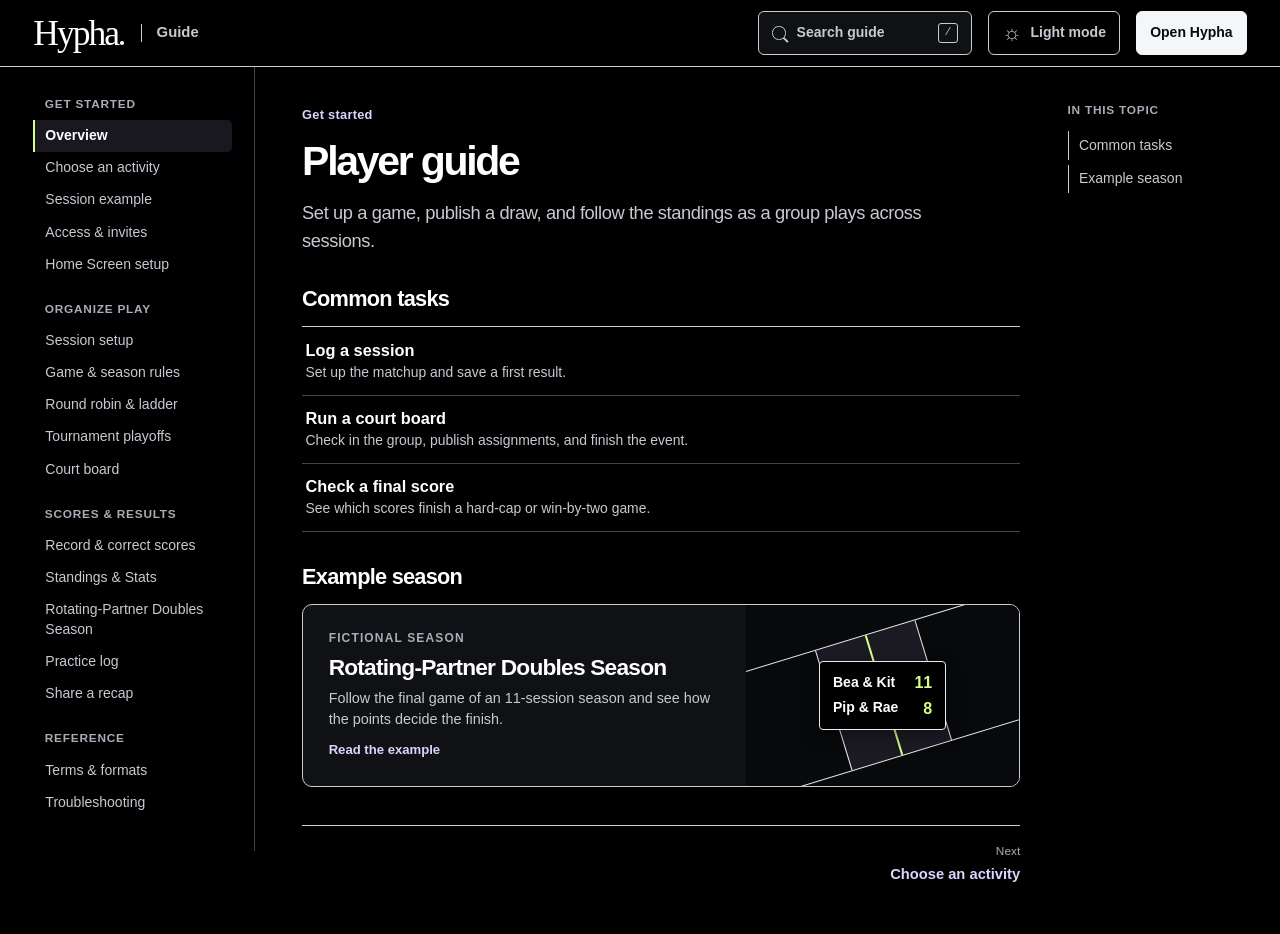
<file: docs/index.html>
<!doctype html>
<html lang="en" data-theme="dark">
<head>
<meta charset="utf-8"><meta name="viewport" content="width=device-width,initial-scale=1,viewport-fit=cover">
<meta name="description" content="Hypha’s player guide to session setup, game rules, round robins, ladders, tournaments, scoring, and season standings.">
<meta name="theme-color" content="#000000" id="theme-color"><title>Player guide · Hypha</title>
<link rel="icon" href="./play/media/icon.png"><link rel="stylesheet" href="./assets/guide.css">
<script>try{if(localStorage.getItem('hypha-guide-theme')==='light')document.documentElement.dataset.theme='light';}catch(e){}</script>
<script src="./assets/guide.js" defer></script>
</head>
<body id="top"><a class="skip" href="#guide">Skip to guide content</a>
<header class="topbar"><div class="top-inner">
  <a class="brand" href="./play/index.html" aria-label="Hypha, about the app">Hypha<i aria-hidden="true"></i></a><span class="product">Guide</span>
  <div class="commands"><button class="search-open js-only" type="button" id="open-search" hidden><i class="magnify" aria-hidden="true"></i><span>Search guide</span><kbd>/</kbd></button>
  <button class="theme-button js-only" id="theme-choice" type="button" hidden><span class="sun" aria-hidden="true">☼</span><span id="theme-text">Light mode</span></button>
  <a class="app" href="https://hypha.franklinwaggoner.chatgpt.site/">Open Hypha</a></div>
</div>
<details class="mobile-topics" id="mobile-topics"><summary><span class="menu-glyph" aria-hidden="true"></span>Guide topics <span class="mobile-current" id="mobile-current">Overview</span><i aria-hidden="true">⌄</i></summary>
  <div class="mobile-panel"><nav aria-label="Mobile guide topics"><div class="nav-group"><p>Get started</p><ul><li><a class="topic-link" href="#overview" data-topic-link="overview">Overview</a></li><li><a class="topic-link" href="#activities" data-topic-link="activities">Choose an activity</a></li><li><a class="topic-link" href="#four-friends" data-topic-link="four-friends">Session example</a></li><li><a class="topic-link" href="#access" data-topic-link="access">Access &amp; invites</a></li><li><a class="topic-link" href="#home-screen" data-topic-link="home-screen">Home Screen setup</a></li></ul></div><div class="nav-group"><p>Organize play</p><ul><li><a class="topic-link" href="#setup" data-topic-link="setup">Session setup</a></li><li><a class="topic-link" href="#rules" data-topic-link="rules">Game &amp; season rules</a></li><li><a class="topic-link" href="#club-formats" data-topic-link="club-formats">Round robin &amp; ladder</a></li><li><a class="topic-link" href="#tournament" data-topic-link="tournament">Tournament playoffs</a></li><li><a class="topic-link" href="#club-board" data-topic-link="club-board">Court board</a></li></ul></div><div class="nav-group"><p>Scores &amp; results</p><ul><li><a class="topic-link" href="#courtside" data-topic-link="courtside">Record &amp; correct scores</a></li><li><a class="topic-link" href="#results" data-topic-link="results">Standings &amp; Stats</a></li><li><a class="topic-link" href="#lantern" data-topic-link="lantern">Rotating-Partner Doubles Season</a></li><li><a class="topic-link" href="#practice-log" data-topic-link="practice-log">Practice log</a></li><li><a class="topic-link" href="#share" data-topic-link="share">Share a recap</a></li></ul></div><div class="nav-group"><p>Reference</p><ul><li><a class="topic-link" href="#play-language" data-topic-link="play-language">Terms &amp; formats</a></li><li><a class="topic-link" href="#help" data-topic-link="help">Troubleshooting</a></li></ul></div></nav></div>
</details></header>
<div class="book">
<aside class="side"><nav aria-label="Guide topics"><div class="nav-group"><p>Get started</p><ul><li><a class="topic-link" href="#overview" data-topic-link="overview">Overview</a></li><li><a class="topic-link" href="#activities" data-topic-link="activities">Choose an activity</a></li><li><a class="topic-link" href="#four-friends" data-topic-link="four-friends">Session example</a></li><li><a class="topic-link" href="#access" data-topic-link="access">Access &amp; invites</a></li><li><a class="topic-link" href="#home-screen" data-topic-link="home-screen">Home Screen setup</a></li></ul></div><div class="nav-group"><p>Organize play</p><ul><li><a class="topic-link" href="#setup" data-topic-link="setup">Session setup</a></li><li><a class="topic-link" href="#rules" data-topic-link="rules">Game &amp; season rules</a></li><li><a class="topic-link" href="#club-formats" data-topic-link="club-formats">Round robin &amp; ladder</a></li><li><a class="topic-link" href="#tournament" data-topic-link="tournament">Tournament playoffs</a></li><li><a class="topic-link" href="#club-board" data-topic-link="club-board">Court board</a></li></ul></div><div class="nav-group"><p>Scores &amp; results</p><ul><li><a class="topic-link" href="#courtside" data-topic-link="courtside">Record &amp; correct scores</a></li><li><a class="topic-link" href="#results" data-topic-link="results">Standings &amp; Stats</a></li><li><a class="topic-link" href="#lantern" data-topic-link="lantern">Rotating-Partner Doubles Season</a></li><li><a class="topic-link" href="#practice-log" data-topic-link="practice-log">Practice log</a></li><li><a class="topic-link" href="#share" data-topic-link="share">Share a recap</a></li></ul></div><div class="nav-group"><p>Reference</p><ul><li><a class="topic-link" href="#play-language" data-topic-link="play-language">Terms &amp; formats</a></li><li><a class="topic-link" href="#help" data-topic-link="help">Troubleshooting</a></li></ul></div></nav></aside>
<main id="guide" tabindex="-1"><section class="chapter overview" id="overview" data-topic="overview" data-label="Overview" data-group="Get started" aria-labelledby="overview-title">
<p class="crumb" aria-label="Guide category">Get started</p><h1 id="overview-title" tabindex="-1">Player guide</h1>
<p class="overview-intro" id="release-status">Set up a game, publish a draw, and follow the standings as a group plays across sessions.</p>
<details class="within-topic"><summary>In this topic</summary><ul><li><a href="#common-tasks">Common tasks</a></li><li><a href="#example-season">Example season</a></li></ul></details><h2 id="common-tasks">Common tasks</h2>
<div class="task-list">
  <a href="#four-friends"><span><strong>Log a session</strong><small>Set up the matchup and save a first result.</small></span></a>
  <a href="#club-board"><span><strong>Run a court board</strong><small>Check in the group, publish assignments, and finish the event.</small></span></a>
  <a href="#valid-finals"><span><strong>Check a final score</strong><small>See which scores finish a hard-cap or win-by-two game.</small></span></a>
</div>
<h2 id="example-season">Example season</h2>
<a class="lantern-card" href="#lantern">
  <span class="lantern-copy"><small>Fictional season</small><strong>Rotating-Partner Doubles Season</strong><span>Follow the final game of an 11-session season and see how the points decide the finish.</span><b>Read the example </b></span>
  <span class="court-window" role="img" aria-label="Session 11, game 6. Bea and Kit beat Pip and Rae, 11–8."><span class="court-lines" aria-hidden="true"><i></i></span><span class="mini-score" aria-hidden="true"><span>Bea &amp; Kit <b>11</b></span><span>Pip &amp; Rae <b>8</b></span></span></span>
</a><nav class="pager" aria-label="Adjacent topics"><a href="#activities" class="next"><small>Next</small><span>Choose an activity</span></a></nav></section>
<section class="chapter" id="activities" aria-labelledby="activities-heading" data-topic="activities" data-label="Choose an activity" data-group="Get started"><p class="crumb" aria-label="Guide category">Get started</p><h2 id="activities-heading" tabindex="-1">Choose an activity</h2>
<p>Choose <b>Start playing</b> to set up an activity for today or plan a tournament for a later date. Each thread has its own rules and membership. Open it again under <b>Threads</b> in the sidebar.</p>
<details class="within-topic"><summary>In this topic</summary><ul><li><a href="#game-session-season">Thread, session and season</a></li><li><a href="#activities-log-a-session">Log a session</a></li><li><a href="#activities-round-robin">Round robin</a></li><li><a href="#activities-ladder">Ladder</a></li><li><a href="#activities-tournament">Tournament</a></li><li><a href="#activities-practice-log">Practice log</a></li></ul></details><dl class="rows"><div><dt id="activities-log-a-session">Log a session</dt><dd>Record singles or doubles results for one outing, then return to the same thread next time. Choose game and season rules and save each result at courtside.</dd></div>
<div><dt id="activities-round-robin">Round robin</dt><dd>Choose scheduled opponents in singles or fixed doubles, or use a rotating-partner mixer. A published court sheet lets people find their wave before earlier results arrive.</dd></div>
<div><dt id="activities-ladder">Ladder</dt><dd>Use each round’s winners to move people between courts, or complete a block of games within a flight before movement. Preview the next assignments, then publish them.</dd></div>
<div><dt id="activities-tournament">Tournament</dt><dd>Start with a seeded elimination bracket or use pool games to qualify entrants for playoffs. Review the actual bracket before announcing the next games.</dd></div>
<div><dt id="activities-practice-log">Practice log</dt><dd>Record minutes or successful repetitions for a drill. You can start solo and keep practice separate from competitions.</dd></div></dl>
<h3 id="game-session-season">Thread, session and season</h3>
<p>A <strong>thread</strong> keeps your group together. A <strong>session</strong> is one outing with one or more games. Your <strong>season</strong> tracks results across those sessions. A game is one singles or doubles matchup with a final score.</p>
<ul><li><strong id="activities-one-game-outing">One-game outing.</strong> Choose <b>Start playing → Log a session → Singles</b>, enter two players, save their 11–7 final and submit the session. That is one game in one session.</li>
<li><strong id="activities-several-outings">Several outings.</strong> Return to the same thread next week and choose <b>Next session</b>. If you play two more games, the season now contains three games across two dated sessions. Use <b>Recap</b> for one outing and <b>Standings</b> for the accumulated season points.</li></ul>
<p>To explore before starting, open <b>Example threads</b> in the sidebar or mobile thread drawer. All six examples are fictional and read-only. For a 48-player draw, choose <b>Rotating-Partner Doubles Round Robin</b> or <b>Singles Ladder (Winner Up, Loser Down)</b>. The directory also has <b>Singles Match Log</b>, <b>Doubles Tournament (Pool Play and Playoffs)</b>, <b>Practice Log</b> and <a href="#lantern">Rotating-Partner Doubles Season</a>.</p>
<nav class="pager" aria-label="Adjacent topics"><a href="#overview" class="previous"><small>Previous</small><span>Overview</span></a><a href="#four-friends" class="next"><small>Next</small><span>Session example</span></a></nav></section>

<section class="chapter" id="four-friends" aria-labelledby="four-heading" data-topic="four-friends" data-label="Session example" data-group="Get started">
<p class="crumb" aria-label="Guide category">Get started</p><h2 id="four-heading" tabindex="-1">Session example</h2>
<p>Start with <b>Start playing → Log a session</b> for singles or doubles. This example uses four players on one court to show a full doubles rotation.</p>
<details class="within-topic"><summary>In this topic</summary><ul><li><a href="#four-friends-set-up-a-doubles-rotation">Set up a doubles rotation</a></li><li><a href="#four-friends-check-the-three-matchups">Check the three matchups</a></li><li><a href="#four-friends-save-the-first-result">Save the first result</a></li><li><a href="#four-friends-keep-the-thread-for-next-week">Keep the thread for next week</a></li></ul></details><ol class="steps"><li><strong id="four-friends-set-up-a-doubles-rotation">Set up a doubles rotation.</strong> Unlock Hypha, open <b>Start playing → Log a session</b> and choose doubles. Name the group, set the date and enter four names. Leave <b>Available courts</b> at one. For a short night, open <b>Thread rules</b> and choose three rounds.</li>
<li><strong id="four-friends-check-the-three-matchups">Check the three matchups.</strong> In a full four-player cycle, each person partners each other person once and faces each of them twice. More rounds repeat this cycle with a fresh opportunity to score.</li>
<li><strong id="four-friends-save-the-first-result">Save the first result.</strong> Suppose Fern and Moss beat Wren and Lark 11–7 in their assigned game. Enter 11 for Fern and Moss, 7 for Wren and Lark, then tap <b>Save score</b>. Both winners earn 11 points and both opponents earn 7. One final counts as one game played for each person.</li>
<li><strong id="four-friends-keep-the-thread-for-next-week">Keep the thread for next week.</strong> Score the remaining games, then submit the session. Open <b>Recap</b> for tonight’s totals or <b>Next session</b> when you play again. Choose <b>Stats</b> to explore partnerships once you have several results.</li></ol>
<nav class="pager" aria-label="Adjacent topics"><a href="#activities" class="previous"><small>Previous</small><span>Choose an activity</span></a><a href="#access" class="next"><small>Next</small><span>Access &amp; invites</span></a></nav></section>

<section class="chapter" id="access" aria-labelledby="access-heading" data-topic="access" data-label="Access &amp; invites" data-group="Get started"><p class="crumb" aria-label="Guide category">Get started</p><h2 id="access-heading" tabindex="-1">Open Hypha</h2>
<p>Open the <a href="https://hypha.franklinwaggoner.chatgpt.site/">official Hypha app</a> in your browser and enter the shared site passphrase the first time. Use your group’s invite link to join its thread. Hypha reopens automatically in this browser while its seven-day entry cookie remains valid. If it expires or is cleared, enter the passphrase again. There is no lock or log-out control.</p>
<details class="within-topic"><summary>In this topic</summary><ul><li><a href="#access-starting-or-joining-a-group">Starting or joining a group</a></li><li><a href="#access-choose-what-an-invite-allows">Choose what an invite allows</a></li><li><a href="#access-owner">Owner</a></li><li><a href="#access-scorekeeper">Scorekeeper</a></li><li><a href="#access-read-only-viewer">Guest</a></li><li><a href="#activity-chat">Activity chat</a></li><li><a href="#app-appearance">Appearance</a></li></ul></details><h3 id="access-starting-or-joining-a-group">Starting or joining a group</h3>
<ul><li><strong id="access-start-a-group">Start a group.</strong> Open the thread sidebar, or the thread drawer on a phone, and choose <b>Start playing</b>. A new thread is private until its creator issues an invite.</li>
<li><strong id="access-join-a-group">Join a group.</strong> Open the full private invite link from its creator. Unlock Hypha if prompted, check which role the invite offers, and enter the four-digit thread passcode if requested. You can also paste the full link into <b>Join a thread</b>. Once admitted, reopen it under <b>Threads</b> in the sidebar.</li>
</ul>
<h3 id="access-choose-what-an-invite-allows">Choose what an invite allows</h3>
<dl class="rows"><div><dt id="access-owner">Owner</dt><dd>Scores and chats, manages invitations and participant roles, and can remove messages from the activity.</dd></div><div><dt id="access-scorekeeper">Scorekeeper</dt><dd>The default for a new invite. Can chat, start games, post live scores, save or correct finals, manage sessions and view the activity log.</dd></div><div><dt id="access-read-only-viewer">Guest</dt><dd>Can chat, follow scores and standings, and share a submitted recap. Score editing requires Scorekeeper access. Choose Guest explicitly when creating an invite for someone who should not edit scores. People admitted through an earlier read-only invite keep Guest access.</dd></div></dl>
<p>In the thread header, owners choose <b>Share</b>. Open <b>Thread invite</b> if the menu also offers session results, choose a role, then create that role’s invite. <b>Require a thread passcode</b> starts on. Give the four-digit passcode separately from the link. If the thread passcode is off, players still need the private link and the Hypha passphrase.</p>
<p><b>Guest</b> access controls what someone can do in a thread. <b>Guest for this session</b> adds a substitute to one outing’s roster.</p>
<p>To change someone who has already joined, open <b>Participant roles</b> in the invite panel. Match their activity ID with the one shown in Chat, choose their new role, then confirm. Changing or disabling a link affects future admissions. <b>Remove all participants and invites</b> also ends current memberships.</p>
<h3 id="activity-chat">Activity chat</h3><p>Everyone admitted to the thread can use Chat without creating an account. Open <b>Chat</b> beside the scorecard or practice log. One conversation follows the activity across outings. Enter a display nickname and a message, optionally tag the selected session, then choose <b>Send message</b>. Nicknames are self-chosen. The short activity ID distinguishes people who use the same nickname and stays with that workspace in this activity.</p>
<p>Everyone admitted can read and post. The owner can remove a message from the conversation. Each message allows up to 1,000 characters and each person can send 12 per minute in an activity. Example threads and shared recaps contain no chat.</p>
<h3 id="app-appearance">Appearance</h3><p>Tap the moon or sun on the unlock screen or at the bottom of the thread sidebar or drawer. The <b>Appearance</b> menu shows a check beside your choice. Hypha starts in <b>Dark</b> with a black background. Choose <b>Light</b> for a light background or <b>System</b> to follow your device’s appearance. The choice stays in this browser.</p>
<nav class="pager" aria-label="Adjacent topics"><a href="#four-friends" class="previous"><small>Previous</small><span>Session example</span></a><a href="#home-screen" class="next"><small>Next</small><span>Home Screen setup</span></a></nav></section>

<section class="chapter" id="home-screen" aria-labelledby="install-heading" data-topic="home-screen" data-label="Home Screen setup" data-group="Get started"><p class="crumb" aria-label="Guide category">Get started</p><h2 id="install-heading" tabindex="-1">Keep Hypha on your Home Screen</h2>
<p>Start at the <a href="https://hypha.franklinwaggoner.chatgpt.site/">Hypha home page</a> in your usual browser. You can open <b>Home Screen setup</b> below the password field or in the thread drawer for device instructions.</p>
<details class="within-topic"><summary>In this topic</summary><ul><li><a href="#home-screen-iphone-or-ipad">iPhone or iPad</a></li><li><a href="#home-screen-android">Android</a></li></ul></details><dl class="rows"><div><dt id="home-screen-iphone-or-ipad">iPhone or iPad</dt><dd>In Safari, open <b>Share</b> from the toolbar or page menu. Choose <b>Add to Home Screen</b>, turn on <b>Open as Web App</b> if shown, and tap <b>Add</b>.</dd></div><div><dt id="home-screen-android">Android</dt><dd>In Chrome’s three-dot menu, choose <b>Install and create shortcut</b> or <b>Add to Home screen</b>. Choose <b>Install</b> when offered.</dd></div></dl>
<p><a href="https://support.apple.com/guide/iphone/open-as-web-app-iphea86e5236/ios">Apple’s Home Screen guidance</a> · <a href="https://support.google.com/chrome/answer/9658361?co=GENIE.Platform%3DAndroid&amp;hl=en">Chrome’s web app guidance</a></p>
<nav class="pager" aria-label="Adjacent topics"><a href="#access" class="previous"><small>Previous</small><span>Access &amp; invites</span></a><a href="#setup" class="next"><small>Next</small><span>Session setup</span></a></nav></section>

<section class="chapter" id="setup" aria-labelledby="setup-heading" data-topic="setup" data-label="Session setup" data-group="Organize play"><p class="crumb" aria-label="Guide category">Organize play</p><h2 id="setup-heading" tabindex="-1">Set up a session</h2>
<p>In <b>Start playing → Log a session</b>, name the thread and choose the date. Player setup uses one name field per player by default. Enter a distinct label in each field; use a distinguishing initial for two people with the same first name. In doubles, setup starts with four labeled fields. <b>Add Players</b> adds up to two at a time. Extra rows can be removed individually or left blank.</p>
<details class="within-topic"><summary>In this topic</summary><ul><li><a href="#session-guests">Same group, another night</a></li><li><a href="#setup-singles">Singles</a></li><li><a href="#setup-rotating-partners">Rotating partners</a></li><li><a href="#setup-fixed-teams">Fixed teams</a></li><li><a href="#setup-partner-schedule">Four-player partner schedules</a></li></ul></details><div class="formats"><article><h3 id="setup-singles">Singles</h3><p>2–16 players, one court. With two, the first matchup is ready. With more, choose <b>First player</b> and <b>Opponent</b>. Save the game, then <b>Add rematch</b> or select the next two and <b>Add game</b>. Submit after one game for a one-off, or continue the thread on another date.</p></article>
<article><h3 id="setup-rotating-partners">Rotating partners</h3><p>4–16 players. Hypha generates doubles matchups, balances appearances and varies partners and opponents. A four-player rotation cycles through all three partnerships. A complete five-player cycle seats each player once. A longer or shorter session uses the rounds selected in <b>Thread rules</b>.</p></article>
<article><h3 id="setup-fixed-teams">Fixed teams</h3><p>Assign everyone to a named pair. Each pair plays the other pairs once. Four teams on two courts play three rounds. An odd team count produces a team bye. With fewer courts, matches run in waves. Team session standings stay separate from the individual season race.</p></article></div>
<p><b>Available courts</b> starts at one. Doubles can use two with eight attendees, three with twelve and four with sixteen. Pick the number actually available. A player scheduled on another active court must finish there before starting a conflicting matchup.</p>
<h3 id="setup-partner-schedule">Four-player partner schedules</h3>
<p>With four players on one court in <b>Log a session → Doubles</b>, open <b>Partner schedule</b>. The default, <b>Rotate partners every game</b>, cycles through the three matchups for the chosen number of rounds. For three best-of-three series, choose <b>play each series together</b> to stay with the same partner or <b>rotate after each game</b> to cycle through all three pairings between games.</p>
<p>Suppose one side wins 11–7 and 11–9 with the same pairing. They win that series 2–0. Play the next pairing and return to the extra game after all three series are decided. Its final earns each player their side’s points and leaves the 2–0 result intact. A 1–1 split needs its third game to decide the series. Both schedules contain nine games. The season’s existing points target can still end the outing early.</p>
<p>During the session, open <b>Schedule → Arrange games</b> on the scorecard. On a narrow screen, choose <b>Show games</b> first. Choose <b>Next matchup</b>, drag a grip or use the arrows, then <b>Save order</b>. Hypha moves the existing four-player matchups and keeps each series in order. The schedule through the last started or scored game stays in place. Ladders and published tournament draws keep their own advancement rules.</p>
<h3 id="session-guests">Same group, another night</h3><p>After submitting, choose <b>Next session</b> and confirm which regulars are playing. For a substitute, open <b>Guest for this session</b> and enter their name. Their scores stay in that outing’s recap; the guest is not added to the season roster or season leaderboard. Enter them again if they return for another session. For doubles, confirm the courts. A best-of-three session keeps its four players for the outing. In an ordinary doubles session, to handle a late arrival or departure, use <b>Change attendance → Preview changes</b>. Review the matchups before applying. Started and scored games stay in place. Fewer than four eligible players pauses future doubles play. Fixed-team attendance changes use whole pairs. For singles, confirm the attending names and choose the opening matchup for the new night.</p>
<nav class="pager" aria-label="Adjacent topics"><a href="#home-screen" class="previous"><small>Previous</small><span>Home Screen setup</span></a><a href="#rules" class="next"><small>Next</small><span>Game &amp; season rules</span></a></nav></section>

<section class="chapter" id="rules" aria-labelledby="rules-heading" data-topic="rules" data-label="Game &amp; season rules" data-group="Organize play"><p class="crumb" aria-label="Guide category">Organize play</p><h2 id="rules-heading" tabindex="-1">Set the game finish and the season finish</h2>
<p>In Log a session setup, open <b>Thread rules</b> during creation. Set <b>Points to win a game</b> and <b>Game finish</b> for the score on each court. Separately, <b>Use a season points target</b> controls when the competition ends. These choices apply across the thread.</p>
<details class="within-topic"><summary>In this topic</summary><ul><li><a href="#finish-modes">Hard cap &amp; win by two</a></li><li><a href="#valid-finals">Valid finals for a game to 11</a></li><li><a href="#rules-singles-defaults">Singles defaults</a></li><li><a href="#rules-rotating-doubles-defaults">Rotating doubles defaults</a></li></ul></details><p id="finish-modes" data-outline-title="Hard cap &amp; win by two"><b>Hard cap</b> and <b>Win by two</b> are separate game-finish modes. With a hard cap of 11, the first side to 11 wins, including 11–10. With win by two and a target of 11, play continues until a side reaches at least 11 and leads by two, such as 12–10. Win by two has no point cap.</p>
<p>If an older thread has both rules combined, its owner can open <b>Rules</b> and choose one finish mode. Resolving the rule leaves saved finals unchanged.</p>
<div class="table-wrap"><table><caption id="valid-finals">Valid finals for a game to 11</caption><thead><tr><th scope="col">Final score</th><th scope="col">Hard cap at 11</th><th scope="col">Win by two</th></tr></thead><tbody><tr><th scope="row">11–9</th><td>Final</td><td>Final</td></tr><tr><th scope="row">11–10</th><td>Final</td><td>Keep playing</td></tr><tr><th scope="row">12–10</th><td>Beyond cap</td><td>Final</td></tr><tr><th scope="row">12–9</th><td colspan="2">Play ended at 11–9 under either rule.</td></tr></tbody></table></div>
<dl class="rows"><div><dt id="rules-singles-defaults">Singles defaults</dt><dd>Game to 11, win by two, with no season target. The owner may end an open season from the latest submitted <b>Session results</b> using <b>End season</b> and its confirmation.</dd></div><div><dt id="rules-rotating-doubles-defaults">Rotating doubles defaults</dt><dd>Nine rounds, game to 11 with a hard cap, and a season target of 891. Each partner earns the points scored by their side, including on a loss. Standings accumulate over nights.</dd></div></dl>
<p>For a points target, Hypha checks completed rounds in schedule order. Courts in the same round are simultaneous. By default, players crossing together share the finish. Earlier threads retain their configured tie rule. Unplayed games after a decided finish contribute no results.</p>
<nav class="pager" aria-label="Adjacent topics"><a href="#setup" class="previous"><small>Previous</small><span>Session setup</span></a><a href="#club-formats" class="next"><small>Next</small><span>Round robin &amp; ladder</span></a></nav></section>

<section class="chapter" id="club-formats" aria-labelledby="club-formats-heading" data-topic="club-formats" data-label="Round robin &amp; ladder" data-group="Organize play">
<p class="crumb" aria-label="Guide category">Organize play</p><h2 id="club-formats-heading" tabindex="-1">Round robin and ladder formats</h2>
<p>To arrange a schedule up front, choose <b>Start playing → Round robin</b>. To use completed results for movement, choose <b>Start playing → Ladder</b>. Both activities support singles, fixed teams and rotating doubles with the options below. Each new event thread has an open season. A dated session can finish while its season continues.</p>
<details class="within-topic"><summary>In this topic</summary><ul><li><a href="#club-formats-full-shortened-or-pooled-round-robin">Full, shortened or pooled round robin</a></li><li><a href="#timed-finals">Score-based or timed games</a></li><li><a href="#flight-blocks">Box ladders and flight standings</a></li><li><a href="#club-formats-read-a-players-event-recap">Read a player’s event recap</a></li><li><a href="#club-formats-who-moves-on-a-ladder">Who moves on a ladder?</a></li><li><a href="#club-formats-why-do-clubs-describe-humpty-dumpty-differently">Why do clubs describe “Humpty Dumpty” differently?</a></li></ul></details><div class="director-formats">
<article><h3 id="club-formats-rotating-partners">Rotating partners</h3><p><b>Partner mixer</b> issues the schedule up front. Choose 1–24 waves. Hypha balances appearances and varies partners and opponents within the available courts and time. Short schedules and odd attendance can leave repeat matchups or unequal appearances.</p><p><b>Court ladder</b> uses the last results to decide where people play next. The draw prioritizes splitting the previous partnerships. Preview the actual new partners on each court.</p></article>
<article><h3 id="club-formats-fixed-teams">Fixed teams</h3><p>Use <b>Choose fixed teams</b> to name pairs and check who plays together. <b>Round robin</b> puts each pair against the other pairs in its pool over a full draw. <b>Court ladder</b> moves the pair together. Check in whole pairs for both formats.</p></article>
<article><h3 id="club-formats-singles">Singles</h3><p>Each court holds two players. Choose <b>Round robin</b> for scheduled opponents or <b>Court ladder</b> for a new court based on the result. Singles records each person’s own score and opponent. For a quick manual matchup or a rematch on one court, use <b>Log a session → Singles</b>.</p></article>
</div>
<h3 id="club-formats-full-shortened-or-pooled-round-robin">Full, shortened or pooled round robin</h3>
<p>In <b>Round robin settings</b>, choose up to four <b>Pools</b>, with at least two entrants in each. An entrant is a singles player or a fixed team. Hypha deals the registration list across the pools in order and keeps sizes within one entrant of each other. A full draw plays every pair of entrants within its pool once. An odd pool gives someone a bye each pairing round. <b>Limited rounds</b> takes the requested number of pairing rounds per pool. When pool places will determine a playoff bracket, choose <b>Start playing → Tournament → Qualify through pools</b> before starting.</p>
<figure class="draw-math"><figcaption>What will fit on eight courts?</figcaption><div class="draw-numbers"><div><span>48 singles · one full pool</span><strong>1,128 <small>games</small></strong><span>141 court waves</span></div><div><span>48 singles · four pools of 12</span><strong>264 <small>games</small></strong><span>33 court waves</span></div></div>
<p>A full pool of 48 has 47 pairing rounds of 24 games. Four pools of 12 have 11 pairing rounds, each with six games per pool. Eight physical courts need three waves to play those 24 games in either example. At 12 minutes of play per wave plus two minutes between waves, the 141-wave draw takes 32 hours 52 minutes and the 33-wave draw takes 7 hours 40 minutes, before check-in. These estimates assume the games finish on time. Choose a shortened draw when the available time is tighter.</p></figure>
<h3 id="timed-finals">Score-based or timed games</h3>
<p>In <b>Event scoring</b>, <b>Score-based</b> uses the points-to-win and finish rule. For <b>Timed</b>, choose the minutes per wave. Optionally choose <b>Finish early at a point cap</b>. A cap of 11 allows an 11–10 finish before the whistle. Without a cap the sides can keep scoring throughout the timed period.</p>
<p>On the current unfinished round or wave, choose <b>Start …-minute clock</b> when play begins. The board shows a countdown and the whistle time. Returning to the board uses the saved start time. An external whistle also works. At time, record the actual unequal score, such as 7–5. At 6–6, play one deciding point and enter 7–6. Expiry alone records no score and moves nobody.</p>
<h3 id="flight-blocks">Box ladders and flight standings</h3>
<p>Choose singles or fixed teams for a <b>Box ladder</b>. Enter the opening seed order from strongest flight to weakest. Choose two to four flights with at least three players or three intact pairs in each flight. Each entrant meets the others in that flight once per block. The field stays fixed across blocks within this session. When courts are scarce, one block spans several waves.</p>
<p>Open <b>Flight standings</b> to see the record and average point margin per game. Hypha ranks by win percentage, then by points scored minus points allowed per game. Equal values on both measures share the displayed rank. For movement only, the earlier original seed receives the higher slot in a remaining tie.</p>
<p>After every game in the block has a saved final, preview the next block. The leading entrant in each lower flight moves up one flight. The last entrant in the flight above moves down. At the top and bottom nobody can move beyond the field. Review <b>Proposed flights</b> and publish the block, or finish the session at the completed boundary. A later correction updates records while the issued next block keeps its entrants.</p>
<p>Box rules vary by organizer. RIPL uses eight-person groups and moves its top two and bottom two between later events. Hypha’s block rule exchanges one entrant across each adjacent boundary. <a href="https://www.riplpickleball.com/description">RIPL’s published box format</a></p>
<h3 id="club-formats-read-a-players-event-recap">Read a player’s event recap</h3>
<p>Open <b>Recap → Player recap</b> and choose a name. Wins–losses and point margin use that person’s saved finals. For example, winning 11–8 on Court 2 earns one win and a +3 margin. If the next draw puts that player on Court 1, the assignment changes immediately. Their highest court played stays at Court 2 until a Court 1 final is saved. A checked-in player who sits through a completed round earns a wait and keeps the same W–L.</p>
<p>On a court ladder, <b>Recent courts</b> traces up to eight saved appearances. In a round robin, the recap shows how many scheduled opponents the player has faced. The results list gives the exact scores and opponents in pages of eight. Corrections recalculate these figures from the saved games.</p>
<h3 id="club-formats-who-moves-on-a-ladder">Who moves on a ladder?</h3>
<dl class="rows"><div><dt id="club-formats-win-up-lose-down">Win up / Lose down</dt><dd>Winners move up one active court and losers down one. Court 1 is the top. Top winners hold their court. Bottom losers stay at the bottom when nobody is waiting.</dd></div>
<div><dt id="club-formats-win-up-top-court-falls">Win up / Top court falls</dt><dd>Top winners stay. Other winners move up. Top-court losers go to the bottom and other losers hold their court when there is space. This changes the cost of losing on Court 1.</dd></div>
<div><dt id="club-formats-one-playing-court">One playing court</dt><dd>All moves lead back to the same court. Rotating doubles can switch partners. Fixed teams or two singles players can have a rematch. Waiting entrants can take an available place.</dd></div>
<div><dt id="club-formats-a-waiting-list">A waiting list</dt><dd>Hypha fills whole games. Opening extras wait in registration order. At the next draw, existing waiters have priority over new arrivals. With a full set of courts, the losing side destined for the bottom yields places first. Fixed pairs enter or wait together. A changing headcount can shift other lower-court assignments. Use the published board to direct players.</dd></div></dl>
<details><summary id="club-formats-why-do-clubs-describe-humpty-dumpty-differently">Why do clubs describe “Humpty Dumpty” differently?</summary>
<p>At East County in Oregon the name describes timed rounds with winners moving up, losers moving down and partners splitting. Good Game Sports uses the name for top-court losers falling to the bottom while other losing sides stay. Jumbo’s Portland describes that top-court fall with partners switching and waiting players entering at the lowest court. Announce the movement rule and the waiting rule at check-in. <a href="https://eastcountypickleballcourts.playbypoint.com/programs/humpty-dumpty-beginner">East County’s local rules</a> · <a href="https://help.ggsports.co/how-humpty-dumpty-works-q45ri">Good Game Sports’ movement rules</a> · <a href="https://portland.jumbospickleball.com/programs/4-0-jumble-3e23c2">Jumbo’s Portland program</a></p></details>
<nav class="pager" aria-label="Adjacent topics"><a href="#rules" class="previous"><small>Previous</small><span>Game &amp; season rules</span></a><a href="#tournament" class="next"><small>Next</small><span>Tournament playoffs</span></a></nav></section>

<section class="chapter" id="tournament" aria-labelledby="tournament-heading" data-topic="tournament" data-label="Tournament playoffs" data-group="Organize play"><p class="crumb" aria-label="Guide category">Organize play</p><h2 id="tournament-heading" tabindex="-1">From pool play to the final</h2>
<p>Choose <b>Start playing → Tournament</b>, then singles or fixed teams. The draw holds 2–48 singles players or 2–24 fixed pairs. <b>Qualify through pools</b> gives everyone matches before elimination. <b>Start with seeds</b> goes straight to a knockout bracket. Review the entry order and physical courts at setup. For fixed teams, an optional open or mixed division label describes the pairs you enter.</p>
<details class="within-topic"><summary>In this topic</summary><ul><li><a href="#tournament-two-pools-of-four-teams">Two pools of four teams</a></li><li><a href="#tournament-withdrawal">A player or team leaves pool play</a></li><li><a href="#tournament-direct-seeded-singles-and-byes">Direct seeded singles and byes</a></li><li><a href="#tournament-what-can-a-score-correction-change">What can a score correction change?</a></li></ul></details><h3 id="tournament-two-pools-of-four-teams">Two pools of four teams</h3>
<p>For 16 players, choose fixed teams and make eight named pairs. Select two qualifying pools. Hypha deals the entry order across Pool A and Pool B. Each team meets the other three in its pool once. Four teams make six games per pool, or 12 pool games in total.</p>
<ol class="steps"><li><strong id="tournament-finish-pool-play">Finish pool play.</strong> With all eight teams active, save all 12 finals and check <b>Pool standings</b>. The top two teams in each pool qualify. A single-pool tournament can instead advance the top two or, with enough entrants, the top four.</li>
<li><strong id="tournament-resolve-qualifying-ties">Resolve qualifying ties.</strong> Within each pool, rank by wins, then wins against the other entrants tied on wins. Next compare total points scored minus points allowed across the pool, then that same difference in games among the original tied group. If all four measures leave a tie affecting qualification or seed order, use <b>Resolve playoff seeding</b>. Confirm the order within that tied group and enter a reason before previewing. Places entirely below qualification can remain tied.</li>
<li><strong id="tournament-check-the-crossed-semifinals">Check the crossed semifinals.</strong> Pool A’s winner meets Pool B’s runner-up. Pool B’s winner meets Pool A’s runner-up. For example, if Maples and Alders finish first and second in A, and Firs and Oaks do so in B, the games are Maples vs Oaks and Firs vs Alders. Preview the semifinals, then publish the draw.</li>
<li><strong id="tournament-play-the-medal-games">Play the medal games.</strong> After the semifinal finals are saved, preview and publish the championship game between the winners. With the bronze option enabled, the losing semifinalists play for third. The full example has 15 played games without bronze or 16 with it. Save the final scores, then choose <b>Submit tournament results</b>.</li></ol>
<h3 id="tournament-withdrawal">A player or team leaves pool play</h3>
<p>Before the first playoff stage is published, an owner or scorekeeper can open <b>Withdraw or restore a player</b> on the tournament board. For fixed doubles the control reads <b>Withdraw or restore a team</b> and applies to the whole pair. Choose the entrant under <b>Pool player</b> or <b>Pool team</b>, tap <b>Preview withdrawal</b>, check the affected games and active pool size, then choose <b>Confirm withdrawal</b>.</p>
<p>A played final stays in the session record and player statistics, and its score can still be corrected. For playoff qualification Hypha excludes that game for <em>both</em> sides, including wins and point differences used to break ties. In the eight-pair draw above, suppose Oaks leave after playing Firs and every game between the remaining teams is final. Ten of the twelve scheduled games were played. Nine count toward qualification. The Firs–Oaks final remains in both teams’ records, and Oaks’ two unfinished games become void. Nobody receives a forfeit win or points for either void game. Open <b>Games affected by withdrawals</b> to see each final or void game. Owners and scorekeepers can also see the entrant and pool in <b>History → Score history</b>.</p>
<p>To bring an entrant back, select them, tap <b>Preview restore</b>, then <b>Confirm restore</b>. Earlier finals count toward qualification again and unfinished games return to their original assignments, including saved in-progress scores. A game involving another withdrawn entrant stays excluded or void. If restoring a started game would double-book a player or court, finish the overlapping match and preview again.</p>
<p>Each pool must still supply its own qualifiers. If Pool A needs two teams but has only one active team, Hypha names the shortage and holds the playoffs until enough teams are restored. There is no wildcard from another pool. Publishing the first playoff stage closes withdrawal and restoration and freezes the seed order.</p>
<h3 id="tournament-direct-seeded-singles-and-byes">Direct seeded singles and byes</h3>
<p>For six singles players, choose <b>Start with seeds</b>. Open <b>Seed order</b>, move entrants into order, and inspect <b>Opening matchups</b>. Six entrants fill an eight-slot bracket with two opening byes. The top two seeds advance automatically and four players contest the other two slots. A bye needs no score and adds no game, point, win or loss. Preview and publish each stage once its entrants are known.</p>
<details><summary id="tournament-what-can-a-score-correction-change">What can a score correction change?</summary>
<p>Before publishing a playoff stage, correct a final and preview again. Publishing the opening knockout records the seeds and any qualifying tie decisions. A later pool correction changes the visible pool results while those published seeds and assignments stay fixed. After the next knockout stage is published, a correction to a game feeding it must retain its winner. The points can still be corrected under the selected finish rule. Owners and scorekeepers can use the usual correction flow on submitted results.</p></details>
<p>Hypha uses the recreational four-step pool rule and recorded tie decision described above. For a sanctioned event, check the official eligibility, withdrawal, ranking and match-format requirements. Rule 15.B.4.a covers withdrawals, retirements and forfeits in sanctioned round robins. Hypha keeps local played-game statistics. USA Pickleball’s 2026 rules also distinguish round robin, pool play leading to a playoff, and a qualifying round robin without separate pools. <a href="https://usapickleball.org/docs/rules/USAP-Official-Rulebook.pdf?court=2026">USA Pickleball 2026 Official Rulebook, §§15.B.4–6</a> · <a href="https://usapickleball.org/sanctioning/formats/">USA Pickleball’s approved tournament formats</a></p><nav class="pager" aria-label="Adjacent topics"><a href="#club-formats" class="previous"><small>Previous</small><span>Round robin &amp; ladder</span></a><a href="#club-board" class="next"><small>Next</small><span>Court board</span></a></nav></section>

<section class="chapter" id="club-board" aria-labelledby="board-heading" data-topic="club-board" data-label="Court board" data-group="Organize play">
<p class="crumb" aria-label="Guide category">Organize play</p><h2 id="board-heading" tabindex="-1">Run the court board</h2>
<p>Scorekeepers can enter results. Keep the thread private or use its existing role-based invites for Scorekeepers and Guests.</p>
<details class="within-topic"><summary>In this topic</summary><ul><li><a href="#club-board-what-if-someone-corrects-a-result-or-changes-the-board">What if someone corrects a result or changes the board?</a></li><li><a href="#club-board-check-people-in-before-the-draw">Check people in before the draw</a></li><li><a href="#club-board-find-a-court-or-player">Find a court or player</a></li><li><a href="#club-board-record-each-actual-final">Record each actual final</a></li><li><a href="#club-board-review-before-sending-players-to-a-new-ladder-round">Review before sending players to a new ladder round</a></li><li><a href="#club-board-close-the-event-and-read-it-back">Close the event and read it back</a></li></ul></details><ol class="steps"><li><strong id="club-board-check-people-in-before-the-draw">Check people in before the draw.</strong> Enter each player in a separate name field; this is the default setup. For a ladder, order names from the top court downward. Use a last initial for duplicate first names. In <b>Check-in list</b>, uncheck absentees. The checked-in players form the first session’s regular roster. Scheduled singles accepts 2–48 attendees and 1–24 physical courts. Scheduled doubles accepts 4–48 attendees and 1–12 courts. Fixed teams require complete pairs. Only full games occupy a court. Review the active, waiting and unused counts before creating the selected activity.</li>
<li><strong id="club-board-find-a-court-or-player">Find a court or player.</strong> Read the round or wave number and the count of courts final. Use <b>Where do I go?</b> with part of a name or a court number. Court cards show the two sides, court status and available scores. The player lookup distinguishes an absent player from a player sitting out. Check the ordered <b>Waiting list</b> on the current ladder round.</li>
<li><strong id="club-board-record-each-actual-final">Record each actual final.</strong> Tap <b>Score Court</b> on the appropriate card. A posted live score can help spectators follow play. Only a saved final affects the standings. If a scheduled court says <b>Waiting</b>, finish the earlier game that needs its players. <b>Back to court board</b> returns to the assignments.</li>
<li><strong id="club-board-review-before-sending-players-to-a-new-ladder-round">Review before sending players to a new ladder round.</strong> Finish every active court. For a late arrival or departure, open <b>Next round attendance</b>. In rotating doubles and singles, you can check returning players back in or add late guests. In fixed doubles, check registered pairs in or out together and introduce new pairs at the next session. Choose <b>Preview round</b>, check the courts and waiting list, then <b>Publish round</b>. A preview alone does not issue assignments.</li>
<li><strong id="club-board-close-the-event-and-read-it-back">Close the event and read it back.</strong> After every issued game has a final, choose <b>Finish session → Submit results</b>. For a court ladder or box ladder, finish before publishing another round or block. A scheduled mixer or round robin needs its issued draw completed. For a tournament, finish the medal games and use <b>Submit tournament results</b>. On the submitted results screen check completed scores and the recap. <b>Next session</b> brings the roster back for a new event.</li></ol>
<details><summary id="club-board-what-if-someone-corrects-a-result-or-changes-the-board">What if someone corrects a result or changes the board?</summary>
<p>An owner or scorekeeper can correct an active court or use <b>Correct a score</b> in submitted results. A corrected final changes the standings. If it changes the winner before the next ladder round is published, preview again to see the new assignments. Every published assignment stays in place, including a round that has not started. A published round-robin, mixer or flight block keeps its issued roster and matchups. If attendance changes prevent a scheduled match, leave it pending.</p>
<p>If another scorer saves during a preview or confirmation, refresh the page and review the latest board before repeating that action. Reopen the same thread after a reload to see the latest published round and saved results. An unpublished preview, a device draft and an unsent email each need their own deliberate next step.</p></details>
<nav class="pager" aria-label="Adjacent topics"><a href="#tournament" class="previous"><small>Previous</small><span>Tournament playoffs</span></a><a href="#courtside" class="next"><small>Next</small><span>Record &amp; correct scores</span></a></nav></section>

<section class="chapter" id="courtside" aria-labelledby="courtside-heading" data-topic="courtside" data-label="Record &amp; correct scores" data-group="Scores &amp; results"><p class="crumb" aria-label="Guide category">Scores &amp; results</p><h2 id="courtside-heading" tabindex="-1">Record a result courtside</h2>
<details class="within-topic"><summary>In this topic</summary><ul><li><a href="#correct-score">Fix a score</a></li><li><a href="#courtside-open-the-court">Open the court</a></li><li><a href="#courtside-enter-both-scores">Enter both scores</a></li><li><a href="#courtside-choose-live-or-final">Choose live or final</a></li><li><a href="#courtside-close-the-night">Close the night</a></li><li><a href="#match-settings">First serve and switching ends</a></li></ul></details><ol class="steps"><li><strong id="courtside-open-the-court">Open the court.</strong> <b>Scorecard → Courtside</b> shows who is playing, who is up next and who is sitting. <b>Start game</b> marks a game on court. A waiting court identifies the one its players are finishing on.</li>
<li><strong id="courtside-enter-both-scores">Enter both scores.</strong> Tap a common-score chip below each side, use plus and minus, or type a whole number. A chip changes just that side’s draft. Type or step beyond the target when the finish rule allows it.</li>
<li><strong id="courtside-choose-live-or-final">Choose live or final.</strong> <b>Post live score</b> lets admitted members follow play. <b>Save score</b> records the final, updates points and advances the court when players are free. A live score adds nothing to standings until the final is saved.</li>
<li><strong id="courtside-close-the-night">Close the night.</strong> <b>Full sheet</b> accepts scores in batches. <b>Save entered scores</b> saves edited finals and leaves the session open. <b>Submit session</b> saves the eligible batch and opens the results. Complete pending games before submitting unless the race already ended.</li></ol>
<h3 id="match-settings">First serve and switching ends</h3>
<p>Before the first point, open the selected game’s <b>Advanced match settings</b>. For the coin toss, the first side calls <b>Heads</b> or <b>Tails</b>. Tap <b>Toss for first serve</b> once to save the result and show who serves. To switch ends, select <b>At 6</b> or <b>At 8</b>. The reminder applies once, when either side reaches that score. Choose <b>Off</b> to play without it. Set the usual choice when setting up the session or change it for one game at courtside.</p>
<h3 id="correct-score">Fix a score</h3><p>In an active session, select the saved game and save its correction. A submitted session opens as a read-only results sheet. Each played game marks the higher-scoring side with a check and <b>Won</b>. The standings show the rank and points for each player or team, including tied leaders. Owners and scorekeepers choose <b>Correct a score</b>, select one game and save or cancel. Saving preserves submission and recalculates standings, the finish and Stats. If another scorer changed that game, review the current value before trying again.</p>
<p>In best-of-three, correcting an early result can restore a pending third game as a decider or move it to the end after a sweep. Once that third game has started or has a final, corrections must preserve its role. You can still correct its score.</p>
<p><b>Undo last result</b> is available to the scorer who made the most recent eligible save for up to ten minutes, provided no newer thread change has intervened. It restores the prior score or game state. Chat messages leave that undo available. <b>History → Activity log</b> shows changes across outings, including who recorded a score, changed the game order or added a session. <b>Score history</b> filters to a selected session. Corrections show the scores before and after. Entries use a stable activity-local role label, the nickname used at the time when available, and local time. Older sessions may have only score history.</p>
<nav class="pager" aria-label="Adjacent topics"><a href="#club-board" class="previous"><small>Previous</small><span>Court board</span></a><a href="#results" class="next"><small>Next</small><span>Standings &amp; Stats</span></a></nav></section>

<section class="chapter" id="results" aria-labelledby="results-heading" data-topic="results" data-label="Standings &amp; Stats" data-group="Scores &amp; results"><p class="crumb" aria-label="Guide category">Scores &amp; results</p><h2 id="results-heading" tabindex="-1">Find the answer behind a score</h2>
<details class="within-topic"><summary>In this topic</summary><ul><li><a href="#results-interpret-a-result">Interpret a result</a></li><li><a href="#results-who-leads-the-season">Who leads the season?</a></li><li><a href="#results-what-happened-tonight">What happened tonight?</a></li><li><a href="#results-when-did-the-lead-move">When did the lead move?</a></li><li><a href="#results-which-partners-play-best-together">Which partners play best together?</a></li><li><a href="#results-did-the-opposition-differ">Did the opposition differ?</a></li><li><a href="#results-compare-a-pairing">Compare a pairing</a></li><li><a href="#results-check-appearances">Check appearances</a></li><li><a href="#results-compare-repeated-opponents">Compare repeated opponents</a></li></ul></details><dl class="answers"><div><dt id="results-who-leads-the-season">Who leads the season?</dt><dd><b>Standings</b> ranks regular players by cumulative points in singles or rotating doubles. Equal point totals share a rank. Each singles player earns their own final score. Named teams have their own fixed-session standings. A bye adds no points or appearance.</dd></div>
<div><dt id="results-what-happened-tonight">What happened tonight?</dt><dd><b>Recap</b> shows points this session, games played, points per game and applicable season progress. The denominator includes only saved games the player or team played. Guest scores remain in that outing’s recap; guests are not included in the season leaderboard. <b>Table</b> gives the exact numbers.</dd></div>
<div><dt id="results-when-did-the-lead-move">When did the lead move?</dt><dd><b>Progress → This session</b> plots cumulative earned points by game. <b>Season</b> shows each regular player’s gap from that night’s leader. Zero is the lead. Tap player cards to change visible lines, choose a checkpoint, or use the exact checkpoint table. Pending and unplayed games keep their labels.</dd></div>
<div><dt id="results-which-partners-play-best-together">Which partners play best together?</dt><dd><b>Stats</b> opens with the highest partnership win rate and each player’s record apart. The default ranking starts at three games together. Equal values share rank and smaller samples are available separately. <b>Rank by</b> can instead show average margin, total wins or frequency. Average margin is points for minus points against, divided by games played.</dd></div>
<div><dt id="results-did-the-opposition-differ">Did the opposition differ?</dt><dd>Tap a pair for <b>Together vs apart</b> and <b>Who they faced</b>. Tap a player for partner and opponent W–L and recent form. In <b>With each partner → Compare two partners</b>, select two partners. Each shared-opponent row holds the opposing pair constant within the chosen thread, period and format. It shows W–L, margin and count. Sparse results and differing schedules limit the comparison.</dd></div></dl>
<p>Use <b>Period</b> for one session or the whole season. Rotating and fixed doubles are analyzed separately. Singles shows opponent head-to-head. Stats uses eligible saved finals, including finals in an active session. Corrections replace their original results. Use a comparable game rule when comparing timed and score-based sessions.</p>
<h3 id="results-interpret-a-result">Interpret a result</h3>
<dl class="answers"><div><dt id="results-compare-a-pairing">Compare a pairing</dt><dd>Compare wins, games played and average point margin for a pairing over one night and the whole season. A 2–0 pairing has two observations. Check the opponents and look for repeat meetings before drawing a conclusion.</dd></div>
<div><dt id="results-check-appearances">Check appearances</dt><dd>Read appearances alongside points when someone waited or missed a round. Use the board’s court and attendance details to understand where players were assigned. A player can climb the ladder with wins while the season points table follows the points earned.</dd></div>
<div><dt id="results-compare-repeated-opponents">Compare repeated opponents</dt><dd>Compare repeated opponents within the same scoring rules. Game finals can describe consistency of outcomes, margins and frequency of play. Rally sequence, serve or return quality, shot location, individual contribution and official rating require additional observations. A partnership record alone cannot establish chemistry or the reason for a win.</dd></div></dl>
<nav class="pager" aria-label="Adjacent topics"><a href="#courtside" class="previous"><small>Previous</small><span>Record &amp; correct scores</span></a><a href="#lantern" class="next"><small>Next</small><span>Rotating-Partner Doubles Season</span></a></nav></section>

<section class="chapter" id="lantern" aria-labelledby="lantern-heading" data-topic="lantern" data-label="Rotating-Partner Doubles Season" data-group="Scores &amp; results"><p class="crumb" aria-label="Guide category">Scores &amp; results</p><h2 id="lantern-heading" tabindex="-1">Walk through a three-point finish</h2>
<p>After unlocking, open <b>Example threads</b> in the sidebar or mobile thread drawer and choose <b>Rotating-Partner Doubles Season</b>. This season is fictional, read-only and separate from your threads. Its four players completed ten nine-game sessions. The eleventh ended after six games, for 96 finals in all.</p>
<div class="example-card"><h3 id="lantern-session-11-the-last-game">Session 11 · the last game</h3><p>Bea Brightwing and Pip Moonfern entered on 882 points apiece, nine short of the target. Bea and Kit won 11–8 against Pip and Rae.</p>
<div class="table-wrap"><table><caption id="lantern-from-the-tie-to-the-finish">From the tie to the finish</caption><thead><tr><th scope="col">Player</th><th scope="col">Before</th><th scope="col">Earned</th><th scope="col">After</th></tr></thead><tbody><tr><th scope="row">Bea</th><td>882</td><td>+11</td><td><strong>893</strong></td></tr><tr><th scope="row">Pip</th><td>882</td><td>+8</td><td>890</td></tr><tr><th scope="row">Rae</th><td>866</td><td>+8</td><td>874</td></tr><tr><th scope="row">Kit</th><td>860</td><td>+11</td><td>871</td></tr></tbody></table></div></div>
<p><b>Stats → Explore this pair</b> tells a different part of the season. Pip and Bea paired up 32 times, went 21–11 (65.6%) and scored 304 points to 285. Pip went 33–31 in 64 games with other partners. Bea went 31–33 in her 64. All 32 games together were against Kit and Rae. In a four-player rotation, swapping partners changes both sides. This season has no common opposing pair for a two-partner comparison.</p>
<p>Try <b>Period → Session 1</b> on their pair profile. They opened 1–2 with a margin of −2.67 points per game. Return to <b>Whole season</b> to see the record across all 11 nights.</p>
<nav class="pager" aria-label="Adjacent topics"><a href="#results" class="previous"><small>Previous</small><span>Standings &amp; Stats</span></a><a href="#practice-log" class="next"><small>Next</small><span>Practice log</span></a></nav></section>

<section class="chapter" id="practice-log" aria-labelledby="practice-heading" data-topic="practice-log" data-label="Practice log" data-group="Scores &amp; results"><p class="crumb" aria-label="Guide category">Scores &amp; results</p><h2 id="practice-heading" tabindex="-1">Log a practice set</h2>
<p>Open <b>Start playing → Practice log</b> to start a solo or shared log. In an existing scoring thread, open <b>Practice</b>. Practice entries are visible to that thread’s admitted members. Owners and scorekeepers can record or edit them. Training entries leave match scores, season standings and partnership records unchanged.</p>
<details class="within-topic"><summary>In this topic</summary><ul><li><a href="#practice-log-record-what-you-observed">Record what you observed</a></li><li><a href="#practice-log-keep-the-measure-consistent">Keep the measure consistent</a></li><li><a href="#practice-log-compare-the-same-drill">Compare the same drill</a></li></ul></details><ol class="steps"><li><strong id="practice-log-record-what-you-observed">Record what you observed.</strong> Choose <b>Log practice</b>, name the drill, choose the player or group, and set the date. For a target-serve drill, enter the successful reps and total attempts. You can also record minutes, or choose <b>Minutes only</b> for a drill without a count.</li>
<li><strong id="practice-log-keep-the-measure-consistent">Keep the measure consistent.</strong> Use <b>Goal and note</b> for the target or conditions you want to remember. For example, “serve into the deep half” defines a different task from landing anywhere in the service court.</li>
<li><strong id="practice-log-compare-the-same-drill">Compare the same drill.</strong> In <b>Practice recap</b>, filter by one drill and the same player or group to see measured results across dates. If two sets that day were 6 of 10 and 40 of 50, the day’s result is 46 of 60. A minutes-only entry contributes time and has no success rate.</li></ol>
<p>Use observed counts to choose a drill to revisit. A change in practice percentage does not isolate what improved in a match. For a two-person exercise using a half-court target, see <a href="https://www.playpickleball.com/pickleball-drills-2-people/">PlayPickleball’s skinny-singles drill</a>.</p><nav class="pager" aria-label="Adjacent topics"><a href="#lantern" class="previous"><small>Previous</small><span>Rotating-Partner Doubles Season</span></a><a href="#share" class="next"><small>Next</small><span>Share a recap</span></a></nav></section>

<section class="chapter" id="share" aria-labelledby="share-heading" data-topic="share" data-label="Share a recap" data-group="Scores &amp; results"><p class="crumb" aria-label="Guide category">Scores &amp; results</p><h2 id="share-heading" tabindex="-1">Share session results</h2>
<p>Open <b>Share</b> in the thread header. Owners with submitted sessions can choose <b>Session results</b> or <b>Thread invite</b>. Scorekeepers, Guests and people exploring a fictional example can share submitted results. If the thread has several submitted sessions, choose the outing by date.</p>
<p><b>Preview recap</b> shows the session standings, names and completed game scores. A best-of-three recap also shows the three series results and identifies extra games played after a sweep. Recap text and PDFs contain scores and standings. Activity chat, invitation links and passcodes stay out of both.</p>
<p><b>Share text</b> opens your device’s share sheet. <b>Share PDF</b> appears when the device accepts the prepared PDF. Choose a destination there, or cancel to return to Hypha. The recap grants no access to the thread.</p>
<p><b>Copy recap</b> copies the full text. If copying is blocked, Hypha selects the text for your device’s Copy command. <b>Download PDF</b> saves a paginated file prepared on your device. You can print it from a PDF viewer.</p>
<p>For email, expand <b>Email draft</b>, optionally enter one recipient, and choose <b>Open email draft</b>. For a long recap, choose <b>Copy recap</b>, then <b>Open draft for pasting</b>. Review and send from your email app. The optional address clears when you close the dialog.</p>
<nav class="pager" aria-label="Adjacent topics"><a href="#practice-log" class="previous"><small>Previous</small><span>Practice log</span></a><a href="#play-language" class="next"><small>Next</small><span>Terms &amp; formats</span></a></nav></section>

<section class="chapter" id="play-language" aria-labelledby="terms-heading" data-topic="play-language" data-label="Terms &amp; formats" data-group="Reference">
<p class="crumb" aria-label="Guide category">Reference</p><h2 id="terms-heading" tabindex="-1">Terms at the court</h2>
<details class="within-topic"><summary>In this topic</summary><ul><li><a href="#play-language-a-standings-driven-alternative">A standings-driven alternative</a></li><li><a href="#play-language-thread">Thread</a></li><li><a href="#play-language-season">Season</a></li><li><a href="#play-language-session">Session</a></li><li><a href="#play-language-event">Event</a></li><li><a href="#play-language-round">Round</a></li><li><a href="#play-language-wave">Wave</a></li><li><a href="#play-language-flight-and-block">Flight and block</a></li><li><a href="#play-language-seed-and-bye">Seed and bye</a></li><li><a href="#play-language-game">Game</a></li></ul></details><dl class="wordbook"><div><dt id="play-language-thread">Thread</dt><dd>A private group with its saved sessions, rules and roles. A new thread starts a separate history. Practice logs can also stand alone.</dd></div>
<div><dt id="play-language-season">Season</dt><dd>The competition across sessions in one thread. Some seasons finish at a points target. An open season can run until its owner ends it.</dd></div>
<div><dt id="play-language-session">Session</dt><dd>One dated outing containing one or more games. Submit the session to open its results. The next session can use the same thread and continue its season.</dd></div>
<div><dt id="play-language-event">Event</dt><dd>A dated round robin, ladder or tournament with check-in, physical courts and a board of assignments.</dd></div>
<div><dt id="play-language-round">Round</dt><dd>One set of ladder matchups, or one pairing turn across the entrants in a round robin. A round robin with few courts may need several waves for one turn.</dd></div>
<div><dt id="play-language-wave">Wave</dt><dd>A set of scheduled games that can share the available courts at the same time. Find its assignments by wave number on the board.</dd></div>
<div><dt id="play-language-flight-and-block">Flight and block</dt><dd>A flight is a group of entrants at one level of a box ladder. A block is the full set of games inside the current flights, before promotion and relegation.</dd></div>
<div><dt id="play-language-seed-and-bye">Seed and bye</dt><dd>A seed is an entrant’s position in the draw. A bye gives an entrant no game in that round. In an elimination bracket an opening bye advances the entrant to the next stage.</dd></div>
<div><dt id="play-language-game">Game</dt><dd>One singles or doubles matchup yielding a final score. A saved live score, a pending game and a bye add no final points.</dd></div>
<div><dt id="play-language-court">Court</dt><dd>A physical playing space that can host one game at a time. On a ladder, Court 1 is the top active court.</dd></div></dl>
<h3 id="play-language-a-standings-driven-alternative">A standings-driven alternative</h3>
<p>For a short gathering, a shortened round robin, court ladder and Swiss draw set future opponents in different ways. Hypha offers the first two.</p>
<dl class="answers">
<div><dt id="play-language-swiss-or-standings-driven-draw">Swiss or standings-driven draw</dt><dd>Pair entrants with similar records after each round and limit repeated opponents. This can produce a competitive short event without completing every possible pairing. Byes, ties in the standings and avoiding prior opponents need explicit pairing rules. <a href="https://picklepairings.com/support/">PicklePairings’ format descriptions</a></dd></div>
</dl>
<nav class="pager" aria-label="Adjacent topics"><a href="#share" class="previous"><small>Previous</small><span>Share a recap</span></a><a href="#help" class="next"><small>Next</small><span>Troubleshooting</span></a></nav></section>

<section class="chapter" id="help" aria-labelledby="help-heading" data-topic="help" data-label="Troubleshooting" data-group="Reference"><p class="crumb" aria-label="Guide category">Reference</p><h2 id="help-heading" tabindex="-1">When something needs a second look</h2>
<details class="within-topic"><summary>In this topic</summary><ul><li><a href="#help-the-invite-asks-for-another-code-or-the-link-stopped-working">The invite asks for another code, or the link stopped working</a></li><li><a href="#help-a-court-is-waiting-or-the-app-rejects-a-final">A court is waiting or the app rejects a final</a></li><li><a href="#help-i-lost-the-connection-while-recording-a-score">I lost the connection while recording a score</a></li><li><a href="#help-how-can-i-use-these-views-by-keyboard-or-on-a-small-screen">How can I use these views by keyboard or on a small screen?</a></li></ul></details><details><summary id="help-the-invite-asks-for-another-code-or-the-link-stopped-working">The invite asks for another code, or the link stopped working.</summary><p>The site passphrase and optional thread passcode are separate. Open the creator’s complete private link and use the passcode supplied for that invite. Ask the creator for a current link if its settings changed. Repeated wrong entries can temporarily delay another attempt.</p></details>
<details><summary id="help-a-court-is-waiting-or-the-app-rejects-a-final">A court is waiting or the app rejects a final.</summary><p>Look for a player still on another court and finish that game first. Check the points-to-win setting and required lead in <b>Rules</b>. At a hard cap of 11, 11–10 is valid. Under win by two, tied scores require more play and a 12–10 final is valid.</p></details>
<details><summary id="help-i-lost-the-connection-while-recording-a-score">I lost the connection while recording a score.</summary><p>Check whether the game says <b>Draft on this device · not synced</b> or <b>Saved game</b>. Reconnect, review the latest score, and save deliberately. Other players see saved finals and posted live scores.</p></details>
<details><summary id="help-how-can-i-use-these-views-by-keyboard-or-on-a-small-screen">How can I use these views by keyboard or on a small screen?</summary><p>Use Tab to reach named inputs, buttons, links and player cards. Use Enter or Space on buttons and disclosure controls. In Progress, focus the plot and use the left and right arrow keys, or step through the exact details below it. The Recap table and Stats records give numeric alternatives to charts. On a phone, use the thread drawer for group navigation and swipe the thread-section strip if a tab is offscreen.</p></details>
<nav class="pager" aria-label="Adjacent topics"><a href="#play-language" class="previous"><small>Previous</small><span>Terms &amp; formats</span></a></nav></section>
</main>
<aside class="right-rail" id="right-rail" aria-label="Current topic outline" hidden><nav id="rail-nav" aria-label="In this topic"></nav></aside>
</div>
<dialog id="search-dialog" aria-labelledby="search-title">
 <div class="dialog-head"><h2 id="search-title">Search the guide</h2><button id="close-search" type="button" aria-label="Close search">×</button></div>
 <label class="query-wrap"><i class="magnify" aria-hidden="true"></i><span class="sr">Search guide content</span><input id="query" type="search" autocomplete="off" spellcheck="false" placeholder="Try “win by two” or “guest”"></label>
 <p id="search-status" class="search-status" role="status">Search for a topic, rule or in-app label.</p>
 <ul id="search-results" class="hits"></ul>
</dialog></body></html>
</file>
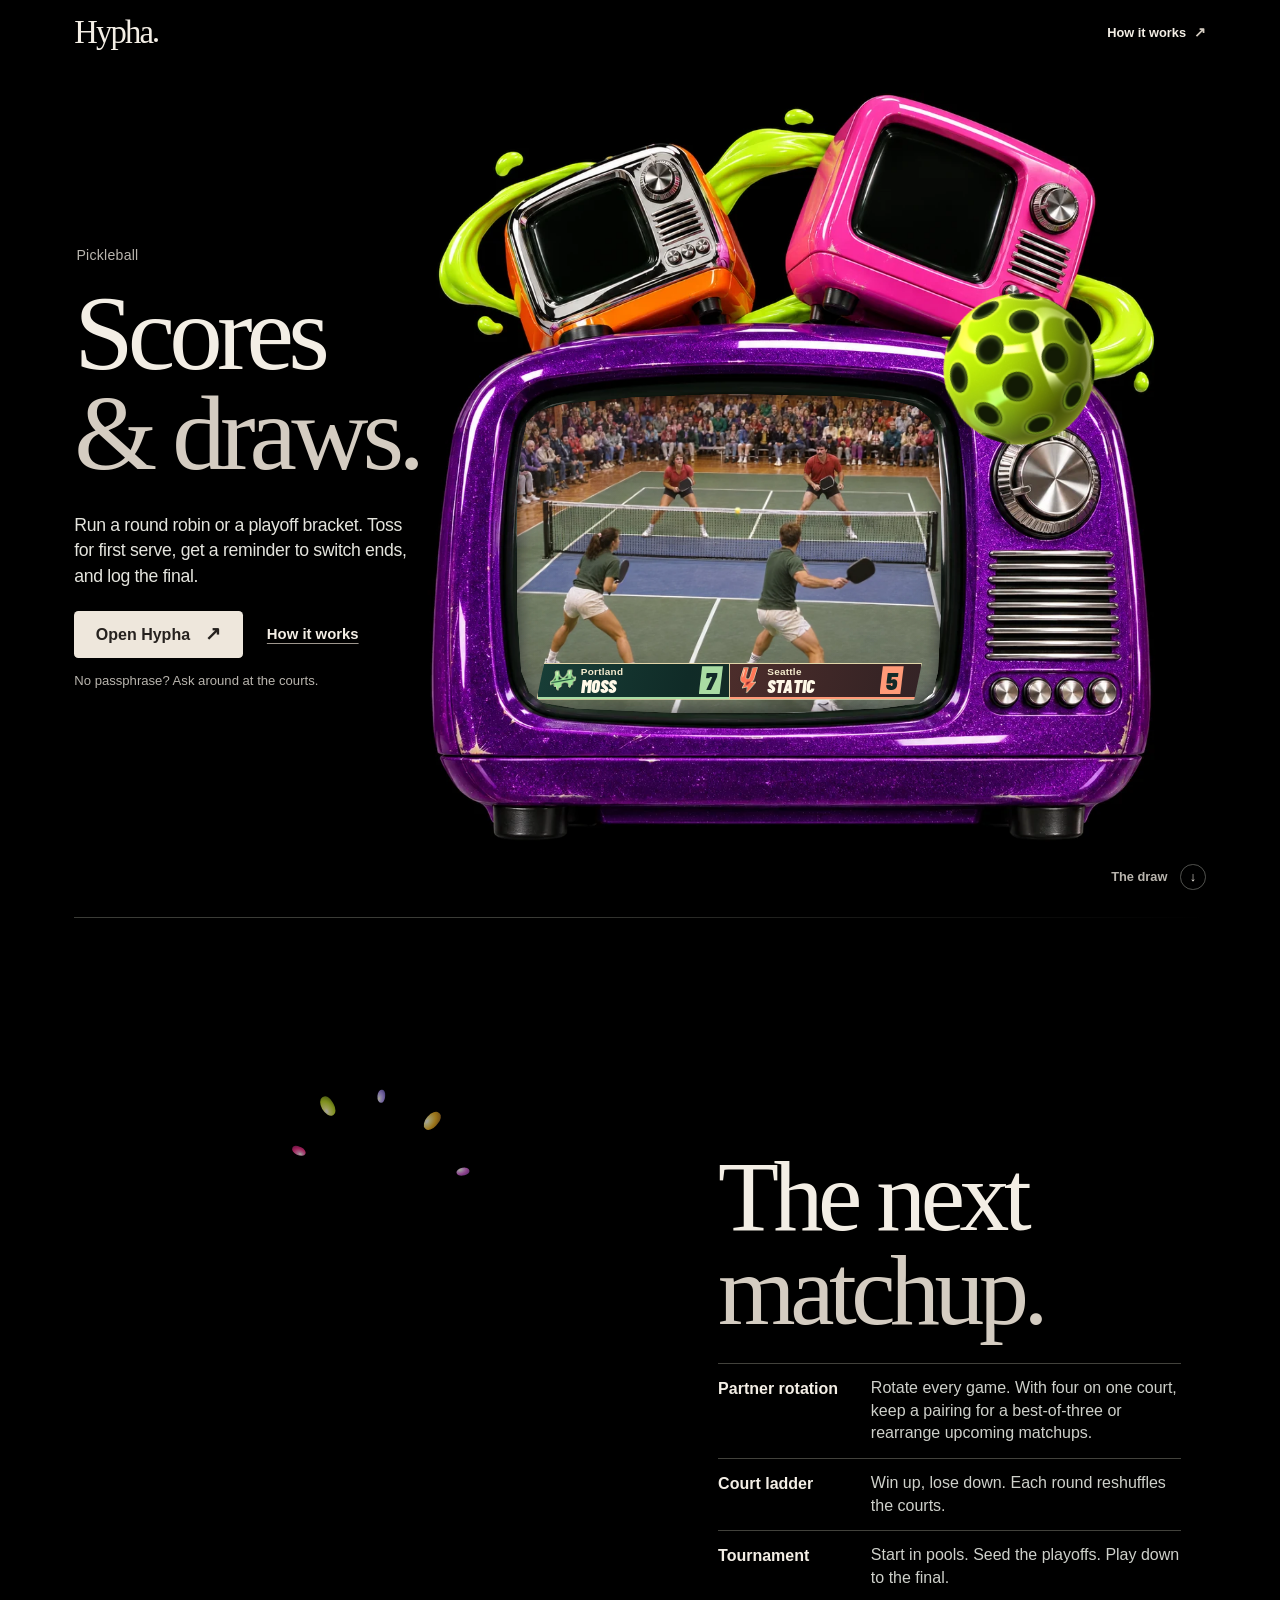
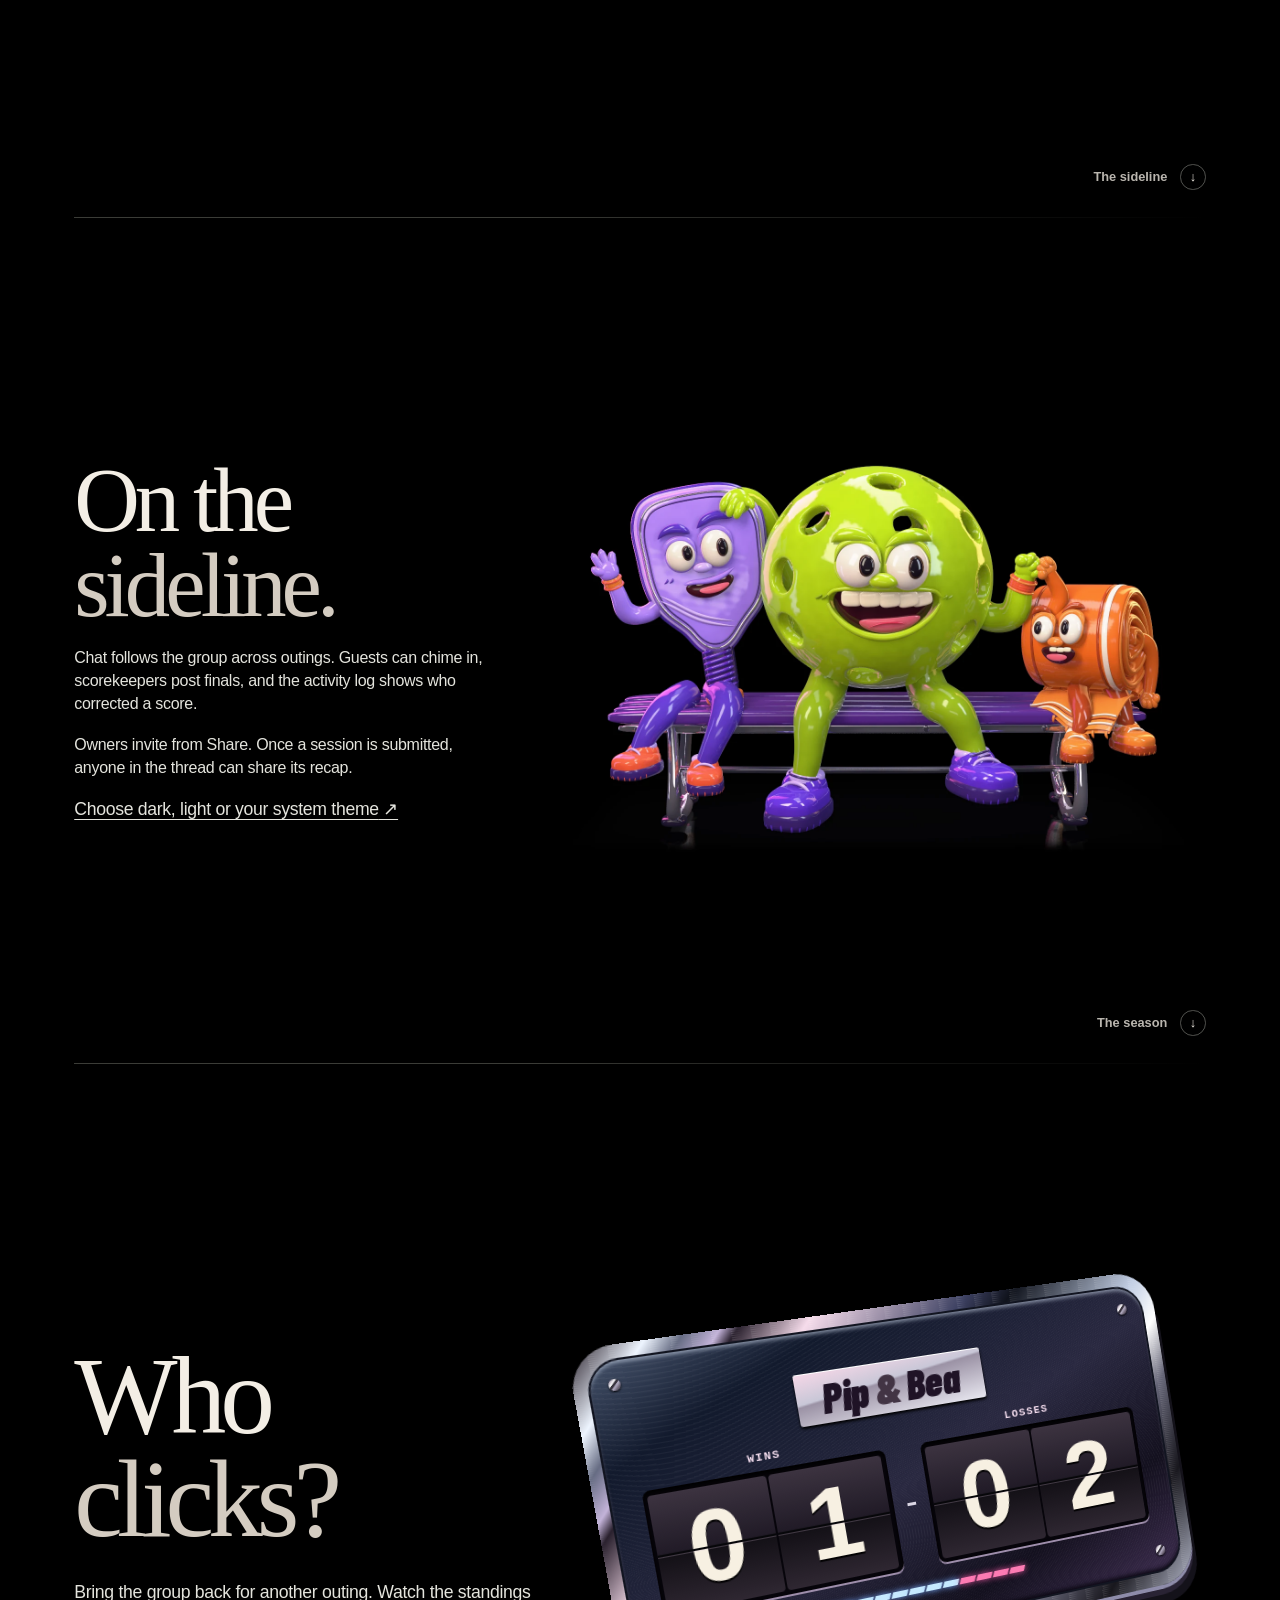
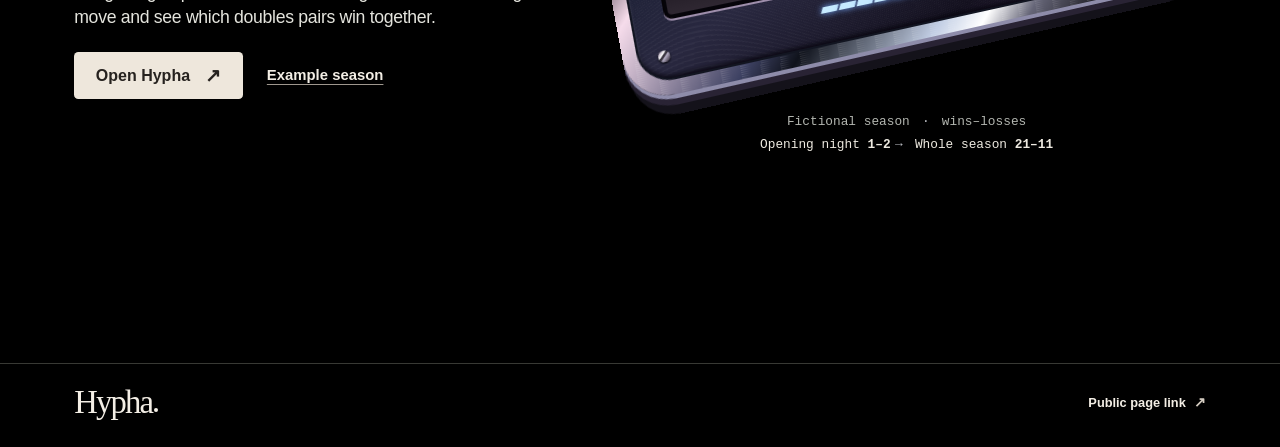
<file: docs/play/index.html>
<!doctype html>
<html lang="en">
<head>
  <meta charset="utf-8">
  <meta name="viewport" content="width=device-width, initial-scale=1, viewport-fit=cover">
  <meta name="theme-color" content="#070708">
  <meta name="description" content="Log a pickleball score, rotate doubles partners, climb the ladder or turn pools into playoffs. See who clicks over a whole season.">
  <title>Hypha — Pickleball scores and draws</title>
  <link rel="canonical" href="https://fcw1987.github.io/hypha-source/play/">
  <link rel="icon" href="./media/icon.png" type="image/png">
  <link rel="stylesheet" href="./play.css">
  <script src="./sculptures.js" defer></script>
  <script src="./play.js" defer></script>
  <script src="./telecast.js" defer></script>
</head>
<body>
  <a class="skip" href="#main">Skip to content</a>
  <header class="mast">
    <div class="mast-in">
      <a class="brand" href="#main" aria-label="Hypha, back to the top">Hypha<span aria-hidden="true" class="brand-dot"></span></a>
      <nav aria-label="Primary">
        <a class="nav-guide" href="../index.html">How it works <span aria-hidden="true">↗</span></a>
      </nav>
    </div>
  </header>

  <main id="main" tabindex="-1">
    <section class="scene opener" id="rally" aria-labelledby="hero-title">
      <div class="scene-grid">
        <div class="hero-heading">
          <p class="sport"><span aria-hidden="true"></span>Pickleball</p>
          <h1 id="hero-title"><span>Scores</span> <em>&amp; draws.</em></h1>
        </div>
        <div class="lead scene-copy">
          <p>Run a round robin or a playoff bracket. Toss for first serve, get a reminder to switch ends, and log the final.</p>
          <div class="actions">
            <a class="primary" href="https://hypha.franklinwaggoner.chatgpt.site/">Open Hypha <span aria-hidden="true">↗</span></a>
            <a class="secondary" href="../index.html">How it works</a>
          </div>
          <p class="friend">No passphrase? Ask around at the courts.</p>
        </div>
        <div class="tv-outer">
          <div class="tv-object" id="tv-object">
            <img class="sculpture" src="./media/crt.webp" width="1100" height="1100" fetchpriority="high" alt="A purple metal-flake television and two smaller candy-painted sets tangled in lime putty.">
            <a class="glass" id="crt-screen" href="./media/club-doubles.mp4" data-frame="poster" aria-label="Watch the pickleball broadcast" aria-describedby="broadcast-description">
              <div class="scorebug" aria-hidden="true">
                <div class="score-teams">
                  <div class="score-team moss"><img class="club-crest" src="./media/moss-crest.png" width="512" height="512" alt=""><span><small>Portland</small><b>Moss</b></span><strong>7</strong></div>
                  <div class="score-team static"><img class="club-crest" src="./media/static-crest.png" width="512" height="512" alt=""><span><small>Seattle</small><b>Static</b></span><strong>5</strong></div>
                </div>
              </div>
              <div class="broadcast-shot" aria-hidden="true">
                <video id="telecast" muted playsinline loop preload="none" width="960" height="720" poster="./media/arena.webp"></video>
                <img id="telecast-poster" src="./media/arena.webp" width="960" height="720" alt="">
              </div>
            </a>
            <span id="broadcast-description" hidden>A silent fictional pickleball broadcast. Four athletes trade volleys in front of a packed crowd. A slow-motion replay follows. Portland Moss leads Seattle Static 7 to 5.</span>
            <span class="flight-port" id="launch"><img class="still-ball" src="./media/ball-shell.webp" width="666" height="666" alt=""></span>
          </div>
        </div>
      </div>
      <a class="next-chapter" href="#draw">The draw <span aria-hidden="true">↓</span></a>
    </section>

    <section class="scene mixer" id="draw" aria-labelledby="draw-title">
      <div class="scene-grid">
        <div class="draw-heading">
          <h2 id="draw-title"><span>The next</span> <em>matchup.</em></h2>
        </div>
        <div class="duo-outer">
          <div class="duo-object" id="duo-object">
            <img class="sculpture" src="./media/duo.webp" width="1100" height="1100" loading="lazy" decoding="async" alt="Two glossy putty doubles partners high-five, their glittery paddles held out to either side.">
            <div class="performers" aria-hidden="true" hidden>
              <img class="performer rose" data-file="./media/partner-rose.webp" width="686" height="1103" alt="">
              <img class="performer cobalt" data-file="./media/partner-cobalt.webp" width="704" height="1164" alt="">
              <canvas class="partner-mesh" hidden></canvas>
            </div>
            <span class="flight-port" id="catch" aria-hidden="true"></span>
          </div>
        </div>
        <dl class="formats scene-copy">
          <div><dt>Partner rotation</dt><dd>Rotate every game. With four on one court, keep a pairing for a best-of-three or rearrange upcoming matchups.</dd></div>
          <div><dt>Court ladder</dt><dd>Win up, lose down. Each round reshuffles the courts.</dd></div>
          <div><dt>Tournament</dt><dd>Start in pools. Seed the playoffs. Play down to the final.</dd></div>
        </dl>
      </div>
      <a class="next-chapter" href="#sideline">The sideline <span aria-hidden="true">↓</span></a>
    </section>

    <section class="scene sideline" id="sideline" aria-labelledby="sideline-title">
      <div class="sideline-grid">
        <div class="sideline-copy scene-copy">
          <h2 id="sideline-title">On the <em>sideline.</em></h2>
          <p>Chat follows the group across outings. Guests can chime in, scorekeepers post finals, and the activity log shows who corrected a score.</p>
          <p>Owners invite from Share. Once a session is submitted, anyone in the thread can share its recap.</p>
          <p class="appearance-note"><a href="../index.html#app-appearance">Choose dark, light or your system theme<span aria-hidden="true"> ↗</span></a></p>
        </div>
        <img class="bench" src="./media/sideline.webp" width="1440" height="960" loading="lazy" decoding="async" alt="A lavender paddle waves while a lime pickleball and a coiled orange towel bump fists on a courtside bench.">
      </div>
      <a class="next-chapter" href="#season">The season <span aria-hidden="true">↓</span></a>
    </section>

    <section class="scene season" id="season" aria-labelledby="season-title">
      <div class="scene-grid">
        <div class="season-heading">
          <h2 id="season-title"><span>Who</span> <em>clicks?</em></h2>
        </div>
        <figure class="record" id="record">
          <div class="rig">
            <div class="bezel">
              <span class="screw tl" aria-hidden="true"></span><span class="screw tr" aria-hidden="true"></span>
              <div class="nameplate">Pip <i>&amp;</i> Bea</div>
              <div class="wheels" aria-hidden="true">
                <div class="bank"><span>WINS</span><div class="digits" data-numbers="01,21"><b>0</b><b>1</b></div></div>
                <i class="dash"></i>
                <div class="bank"><span>LOSSES</span><div class="digits" data-numbers="02,11"><b>0</b><b>2</b></div></div>
              </div>
              <div class="meter-strip" aria-hidden="true"><i></i><i></i><i></i><i></i><i></i><i></i><i></i><i></i><i></i><i></i><i></i><i></i></div>
              <span class="screw bl" aria-hidden="true"></span><span class="screw br" aria-hidden="true"></span>
            </div>
          </div>
          <figcaption>
            <span class="fiction">Fictional season <i>·</i> wins–losses</span>
            <span>Opening night <strong>1–2</strong><i aria-hidden="true">→</i> Whole season <strong>21–11</strong></span>
          </figcaption>
        </figure>
        <div class="season-copy scene-copy">
          <p>Bring the group back for another outing. Watch the standings move and see which doubles pairs win together.</p>
          <div class="actions">
            <a class="primary" href="https://hypha.franklinwaggoner.chatgpt.site/">Open Hypha <span aria-hidden="true">↗</span></a>
            <a class="secondary" href="../index.html#lantern">Example season</a>
          </div>
        </div>
      </div>
    </section>
  </main>
  <footer>
    <a class="brand" href="#main">Hypha<span class="brand-dot" aria-hidden="true"></span></a>
    <a id="share" href="https://fcw1987.github.io/hypha-source/play/">Public page link <span aria-hidden="true">↗</span></a>
  </footer>
  <div class="flight" id="flight" aria-hidden="true" hidden>
    <img class="flight-poster" src="./media/ball-shell.webp" width="666" height="666" alt="">
    <canvas class="ball-surface" data-file="./media/ball-surface.png" hidden></canvas>
  </div>
</body>
</html>
</file>
<file: docs/assets/guide.css>
:root{color-scheme:dark;--bg:#000;--mast:#000;--surface:#101114;--raised:#1b1d22;--rail:#000;--line:#c8ccd4;--soft-line:#41444c;--ink:#fff;--muted:#c7cad2;--quiet:#a9adb7;--accent:#f5f6f8;--accent-ink:#090a0c;--accent-hover:#dfff9a;--link:#ded3ff;--selected:#19171f;--active:#fff;--focus:#c8b5ff;--lime:#d4ff8a;--nav-h:66px}
html[data-theme="light"]{color-scheme:light;--bg:#fff;--mast:#fff;--surface:#f3f4f7;--raised:#e8eaf0;--rail:#fff;--line:#707680;--soft-line:#c5c9d2;--ink:#101116;--muted:#404650;--quiet:#555c68;--accent:#15161a;--accent-ink:#fff;--accent-hover:#383d45;--link:#57418a;--selected:#eee9f8;--active:#101116;--focus:#68449f;--lime:#436b16}
*,*::before,*::after{box-sizing:border-box}
[hidden]{display:none!important}
html{background:var(--bg);scroll-padding-top:calc(var(--nav-h) + 15px)}
body{margin:0;color:var(--ink);background:var(--bg);font:400 16px/1.57 -apple-system,BlinkMacSystemFont,"Segoe UI",Arial,sans-serif;text-rendering:optimizeLegibility}
button,input{font:inherit;color:inherit}button,a{touch-action:manipulation}
a{color:var(--link);text-underline-offset:.18em;text-decoration-thickness:.07em}
a:hover{text-decoration-thickness:.12em}
button{cursor:pointer}
a:focus-visible,button:focus-visible,input:focus-visible,summary:focus-visible,[tabindex="-1"]:focus-visible{outline:3px solid var(--focus);outline-offset:4px;border-radius:3px}
main:focus,.chapter h1:focus,.chapter:not(.overview)>h2:first-of-type:focus{outline:none}
.sr,.skip:not(:focus){position:absolute;width:1px;height:1px;overflow:hidden;clip-path:inset(50%);white-space:nowrap}
.skip:focus{position:fixed;z-index:30;top:.75rem;left:.75rem;background:var(--accent);color:var(--accent-ink);padding:.65rem 1rem}
.topbar{position:sticky;z-index:10;top:0;background:var(--mast);border-bottom:1px solid var(--line)}
.top-inner{height:var(--nav-h);max-width:1690px;padding:0 clamp(1rem,2.6vw,3rem);margin:auto;display:flex;align-items:center;gap:1rem}
.brand{display:inline-flex;align-items:baseline;gap:.055em;color:var(--ink);text-decoration:none;font:500 2.22rem/1.07 "STIX Two Text",Georgia,"Times New Roman",serif;letter-spacing:-.055em}
.brand i{display:inline-block;width:.12em;height:.12em;border-radius:50%;background:currentColor}
.product{margin-left:.05rem;padding-left:.9rem;border-left:1px solid var(--line);font-size:.93rem;font-weight:550;line-height:1.2;color:var(--muted)}
.commands{display:flex;align-items:center;gap:clamp(.55rem,1.25vw,1.35rem);margin-left:auto}
.commands button,.app{display:inline-flex;align-items:center;justify-content:center;gap:.53rem;min-height:44px;padding:.46rem .82rem;font-size:.875rem;line-height:1.22;font-weight:650;border-radius:6px;white-space:nowrap}
.search-open{width:clamp(145px,16.7vw,247px);border:1px solid var(--line);color:var(--muted);background:var(--surface);justify-content:flex-start!important}
.magnify{position:relative;width:.83rem;height:.83rem;display:inline-block;border:1.6px solid currentColor;border-radius:50%;flex-shrink:0;margin-right:.15rem}
.magnify::after{content:"";position:absolute;background:currentColor;height:1.5px;width:.36rem;right:-.27rem;bottom:-.09rem;transform:rotate(45deg)}
kbd{margin-left:auto;padding:0 .34rem;line-height:1.25rem;border:1px solid var(--line);border-radius:3px;color:var(--quiet);font:500 .73rem/1.1rem ui-monospace,Menlo,monospace}
.theme-button{background:transparent;border:1px solid var(--line);color:var(--muted)}
.theme-button:hover{background:var(--surface);color:var(--ink)}
.sun{font:600 1.35rem/1 Arial,sans-serif}
.app{color:var(--accent-ink);background:var(--accent);text-decoration:none;border:1px solid var(--accent)}
.app:hover{background:var(--accent-hover);border-color:var(--accent-hover)}
.search-open:hover{border-color:var(--quiet)}
.app i,.lantern-card i,.task-list i{font-style:normal}
.mobile-topics{display:none}
.book{display:grid;grid-template-columns:clamp(210px,17.3vw,262px) minmax(0,1fr) clamp(155px,14vw,210px);gap:clamp(1.6rem,3.7vw,4.1rem);max-width:1544px;margin:0 auto;padding:0 clamp(1rem,2.6vw,3rem)}
.side,.right-rail{align-self:start;position:sticky;top:calc(var(--nav-h) + 1px);max-height:calc(100vh - var(--nav-h) - 1px);max-height:calc(100svh - var(--nav-h) - 1px);overflow-y:auto;scrollbar-width:thin;scrollbar-color:var(--line) transparent}
.side{border-right:1px solid var(--soft-line);padding:1.75rem 1.35rem 2rem 0;background:var(--rail)}
.nav-group+.nav-group{margin-top:1.25rem}
.nav-group p,.right-rail .rail-label{margin:0 0 .43rem;font-size:.74rem;font-weight:700;letter-spacing:.065em;text-transform:uppercase;color:var(--quiet)}
.nav-group p{padding-left:.72rem}
.nav-group ul,.right-rail ul,.within-topic ul,.hits{list-style:none;margin:0;padding:0}
.topic-link{display:block;color:var(--muted);border-left:2px solid transparent;padding:.36rem .63rem;margin:1px 0;font-size:.875rem;line-height:1.4;text-decoration:none;border-radius:0 5px 5px 0}
.topic-link:hover{background:var(--surface);color:var(--ink)}
.topic-link[aria-current]{color:var(--active);background:var(--selected);border-left-color:var(--lime);font-weight:650}
main{min-width:0;max-width:815px;width:100%;margin:0 auto;overflow-wrap:break-word}
.chapter{padding:clamp(1.8rem,3vw,2.8rem) 0 3rem;border-bottom:1px solid var(--soft-line)}
.reader .chapter{border:0}
.crumb{margin:0 0 .83rem!important;font-size:.80rem!important;font-weight:650;letter-spacing:.022em;color:var(--link)!important}
h1,h2,h3,figure,dl,dd{margin:0}
.chapter>h1,.chapter:not(.overview)>h2:first-of-type{color:var(--ink);font-size:clamp(2.2rem,3.2vw,3.4rem);line-height:1.045;letter-spacing:-.055em;font-weight:720;margin:0 0 1.05rem}
.chapter h3,.overview>h2{margin:2.05rem 0 .7rem;font-size:clamp(1.24rem,1.58vw,1.57rem);line-height:1.22;letter-spacing:-.033em;color:var(--ink)}
.chapter>h1~h2{font-size:clamp(1.35rem,1.7vw,1.65rem);line-height:1.23;letter-spacing:-.034em;margin:2rem 0 .85rem}
.chapter>p,.chapter li,.chapter dd,.chapter details p,.chapter figure>p,.chapter article p,.chapter .example-card>p{font-size:clamp(1rem,1.13vw,1.08rem);line-height:1.64;color:var(--muted)}
.chapter p{margin:.8rem 0 1.1rem}
.chapter .overview-intro{font-size:clamp(1.1rem,1.43vw,1.35rem);line-height:1.5;max-width:40rem;letter-spacing:-.022em;margin:.45rem 0 1.3rem}
.chapter b,.chapter strong,.chapter em{color:var(--ink)}
.chapter :is(h1,h2,h3,dt,strong[id],summary[id],caption[id]){scroll-margin-top:calc(var(--nav-h) + 18px)}
.chapter>ul,.chapter>ol{padding-left:1.4rem}
.chapter li+li{margin-top:.47rem}
.chapter li::marker{color:var(--quiet);font-weight:650}
.task-list{border-top:1px solid var(--line)}
.task-list>a{display:flex;align-items:center;justify-content:space-between;gap:1rem;min-height:64px;padding:.74rem .22rem;border-bottom:1px solid var(--soft-line);text-decoration:none}
.task-list>a:hover strong,.lantern-card:hover b{text-decoration:underline}
.task-list strong,.task-list small{display:block}
.task-list strong{font-size:1.02rem;line-height:1.35}
.task-list small{font-size:.87rem;line-height:1.4;margin-top:.12rem;color:var(--muted)}
.task-list i{font-size:1.05rem;color:var(--link);padding:.1rem .2rem}
.lantern-card{display:grid;grid-template-columns:1.33fr .82fr;overflow:hidden;align-items:stretch;border:1px solid var(--line);border-radius:10px;text-decoration:none;background:var(--surface)}
.lantern-copy{display:grid;justify-items:start;gap:.48rem;padding:clamp(1rem,2vw,1.6rem)}
.lantern-copy>small{text-transform:uppercase;letter-spacing:.095em;color:var(--quiet);font:700 .75rem/1.3 Arial,sans-serif}
.lantern-copy>strong{font-size:1.42rem;line-height:1.17;letter-spacing:-.035em}
.lantern-copy>span{font-size:.90rem;line-height:1.45;color:var(--muted)}
.lantern-copy>b{font-size:.82rem;color:var(--link);margin-top:.15rem}
.court-window{position:relative;isolation:isolate;overflow:hidden;display:grid;place-items:center;min-height:140px;background:#08090b;color:#fff}
.court-lines{position:absolute;inset:15% -14%;transform:rotate(-17deg);border:1.5px solid #e9ebf0;background:linear-gradient(90deg,transparent 35%,#c8b5ff1a 35% 65%,transparent 65%)}
.court-lines::before,.court-lines::after,.court-lines i{content:"";position:absolute;top:0;bottom:0;width:1px;background:#e9ebf0}
.court-lines::before{left:35%}.court-lines::after{left:65%}.court-lines i{left:50%;width:2px;background:#d4ff8a}
.mini-score{position:relative;background:#000;border:1px solid #e9ebf0;padding:.55rem .82rem;border-radius:4px;box-shadow:0 6px 17px #0006}
.mini-score span{display:flex;align-items:center;justify-content:space-between;gap:1.2rem;font-size:.875rem;font-weight:650}
.mini-score b{color:#d4ff8a!important;font-variant-numeric:tabular-nums;font-size:1rem}
.right-rail{padding:2.1rem 0 2rem}
.right-rail .rail-label{padding:0;margin:0 0 .75rem}
.right-rail li+li{margin-top:.3rem}
.right-rail a{display:block;border-left:1px solid var(--line);padding:.28rem .65rem;color:var(--muted);text-decoration:none;font-size:.875rem;line-height:1.4}
.right-rail a:hover,.right-rail a[aria-current]{color:var(--link);border-left-color:var(--link)}
.within-topic{display:none}
.details,details{overflow-wrap:break-word}
.chapter details:not(.within-topic){margin:1.05rem 0;padding:.7rem .95rem;border:1px solid var(--line);border-radius:6px;background:var(--surface)}
summary{cursor:pointer}
.chapter details>summary{color:var(--ink);font-weight:650}
.chapter details p:last-child{margin-bottom:.3rem}
.rows,.answers,.wordbook{margin:1.2rem 0 1.6rem;border-top:1px solid var(--line)}
:is(.rows,.answers,.wordbook)>div{padding:.85rem 0;border-bottom:1px solid var(--soft-line)}
.chapter dt{font-weight:700;color:var(--ink);margin-bottom:.17rem;font-size:1rem}
.chapter dd{margin:0}
.formats,.director-formats,.example-card,.draw-math{margin:1.35rem 0}
.formats article,.director-formats article{padding:.84rem 0 .7rem;border-top:1px solid var(--line)}
.formats article h3,.director-formats article h3,.example-card h3{margin:.15rem 0 .55rem}
.formats article p,.director-formats article p{margin:.45rem 0}
.example-card,.draw-math{padding:clamp(.88rem,2vw,1.45rem);background:var(--surface);border:1px solid var(--line);border-radius:8px}
.draw-math figcaption{font-weight:700;color:var(--ink)}
.draw-numbers{display:grid;grid-template-columns:1fr 1fr;gap:.85rem;margin:.85rem 0}
.draw-numbers>div{display:grid;gap:.18rem;background:var(--raised);padding:.8rem;border-radius:5px}
.draw-numbers strong{font-size:1.4rem;line-height:1.15}.draw-numbers span,.draw-numbers small{font-size:.81rem;color:var(--muted)}
.table-wrap{max-width:100%;overflow:auto;scrollbar-width:thin;margin:1.15rem 0}
table{border-collapse:collapse;width:100%;min-width:0;font-variant-numeric:tabular-nums;text-align:left;line-height:1.43}
caption{padding:.2rem 0 .55rem;font-weight:700;color:var(--ink);text-align:left}
th,td{padding:.55rem .62rem;border-bottom:1px solid var(--line);vertical-align:top;font-size:.9rem}
thead th{background:var(--raised);color:var(--ink)}
tbody td{color:var(--muted)}
.pager{display:flex;gap:1rem;justify-content:space-between;border-top:1px solid var(--line);padding-top:1rem;margin-top:2.35rem}
.pager a{display:grid;gap:.15rem;text-decoration:none;font-size:.92rem;font-weight:650;max-width:48%}
.pager small{font-weight:450;font-size:.74rem;color:var(--quiet)}.pager .next{text-align:right;margin-left:auto}
dialog{position:fixed;width:min(580px,calc(100vw - 24px));max-height:min(75vh,630px);margin:clamp(1rem,14vh,9rem) auto 0;padding:1.05rem;border:1px solid var(--line);border-radius:12px;color:var(--ink);background:var(--bg);box-shadow:0 18px 70px #0006;overflow-y:auto}
dialog::backdrop{background:#000b}
.dialog-head,.query-wrap{display:flex;align-items:center}
.dialog-head{justify-content:space-between;margin-bottom:.7rem}.dialog-head h2{font-size:1.2rem;letter-spacing:-.03em}
.dialog-head button{font-size:1.4rem;line-height:1;min-width:44px;min-height:44px;border-radius:5px;border:1px solid var(--line);background:var(--surface)}
.query-wrap{gap:.7rem;border:1px solid var(--line);background:var(--surface);padding:.55rem .7rem;border-radius:5px;color:var(--quiet)}
.query-wrap:focus-within{outline:2px solid var(--focus);outline-offset:1px}
#query{outline:none;border:0;min-width:0;flex:1;background:transparent;color:var(--ink);font-size:1rem}
.search-status{font-size:.85rem;color:var(--muted);margin:.85rem .2rem .45rem}
.hits a{display:grid;gap:.08rem;color:var(--ink);text-decoration:none;padding:.62rem .5rem;border-top:1px solid var(--soft-line);font-size:.9rem;line-height:1.35}
.hits a:hover,.hits a:focus-visible{background:var(--surface)}.hits small{color:var(--quiet);font-size:.8125rem}.hits span{color:var(--muted);font-size:.875rem}
@media(min-width:1131px){html:not(.reader) .within-topic{display:block;margin:1.05rem 0}.within-topic ul{display:grid;gap:.28rem;padding:0 0 .35rem 1.05rem}.within-topic a{font-size:.89rem}}
@media(max-width:1130px){.book{grid-template-columns:209px minmax(0,1fr);gap:clamp(1.5rem,3.7vw,3.1rem)}.right-rail{display:none}.within-topic{display:block;margin:1.15rem 0;padding:.65rem .82rem;background:var(--surface);border:1px solid var(--line);border-radius:5px}.within-topic ul{display:grid;gap:.2rem;padding:.6rem .2rem .15rem 1.02rem}.within-topic a{font-size:.88rem}}
@media(max-width:750px){:root{--nav-h:58px}.top-inner{padding:0 1rem;gap:.67rem}.brand{font-size:1.93rem}.product{padding-left:.66rem;font-size:.82rem}.commands{gap:.26rem}.commands button,.app{min-height:44px;min-width:44px;padding:.45rem .62rem;font-size:.875rem}
.search-open{width:auto;background:transparent}.search-open span,.search-open kbd,.theme-button #theme-text{position:absolute;width:1px;height:1px;clip-path:inset(50%);overflow:hidden}.sun{font-size:1.4rem}
.mobile-topics{display:block;border-top:1px solid var(--soft-line);font-size:.84rem}.mobile-topics>summary{display:flex;align-items:center;gap:.6rem;min-height:44px;padding:.53rem 1rem;color:var(--ink);list-style:none;font-weight:650}.mobile-topics>summary::-webkit-details-marker{display:none}.mobile-topics>summary i{font-style:normal;color:var(--quiet)}.menu-glyph{width:.94rem;height:.64rem;border-top:1.6px solid currentColor;border-bottom:1.6px solid currentColor}
.mobile-current{margin-left:auto;min-width:0;max-width:52%;overflow:hidden;text-overflow:ellipsis;white-space:nowrap;font-size:.8125rem;color:var(--quiet);font-weight:500}.mobile-panel{overflow:auto;max-height:calc(100svh - 129px);padding:.5rem 1rem 1.15rem;background:var(--mast);border-top:1px solid var(--line)}.mobile-panel .topic-link{padding:.6rem .7rem}
.book{display:block;padding:0 clamp(1rem,5.1vw,2rem)}.side,.right-rail{display:none}
.chapter{padding:1.65rem 0 2.6rem}.chapter>h1,.chapter:not(.overview)>h2:first-of-type{font-size:clamp(2.2rem,8.8vw,3.1rem)}
.chapter>h1~h2{font-size:1.34rem;margin:1.65rem 0 .55rem}.chapter .overview-intro{font-size:1.09rem}
html{scroll-padding-top:calc(var(--nav-h) + 52px)}.chapter :is(h1,h2,h3,dt,strong[id],summary[id],caption[id]){scroll-margin-top:calc(var(--nav-h) + 50px)}
.lantern-card{grid-template-columns:minmax(0,1.35fr) minmax(0,.95fr)}.lantern-copy{padding:.9rem}.mini-score{padding:.45rem .5rem}.mini-score span{gap:.7rem;font-size:.8125rem}
th,td{font-size:.82rem;padding:.44rem .35rem}.task-list>a{min-height:62px}
}
@media(min-width:360px) and (max-width:399px){
  .top-inner{gap:.32rem;padding-inline:.75rem}
  .product{padding-left:.47rem}
  .commands{gap:.1rem}
  .commands button,.app{padding-inline:.47rem}
}
@media(max-width:359px){.commands{gap:.05rem}.top-inner{padding:0 .8rem;gap:.55rem}.product{padding-left:.56rem}
.lantern-card{grid-template-columns:1fr}.court-window{min-height:97px}.lantern-copy{gap:.35rem}.draw-numbers{grid-template-columns:1fr}}
@media(prefers-reduced-motion:reduce){html{scroll-behavior:auto}}
@media print{.topbar,.side,.right-rail,.within-topic,.pager,.skip,dialog{display:none!important}.book{display:block}.chapter[hidden]{display:block!important}.chapter{break-inside:auto}.chapter>h2{break-after:avoid}}
@media(max-width:750px){html:not(.reader) .topbar{position:relative}html:not(.reader){scroll-padding-top:1rem}}
@media(max-width:359px){.product{display:none}.top-inner{gap:.4rem}}
html:not(.reader) .mobile-current{display:none}

/* Keep the printed guide readable regardless of the saved appearance. */
@media print{html[data-theme],:root{color-scheme:light;--bg:#fff;--surface:#fff;--raised:#eee;--ink:#000;--muted:#222;--quiet:#333;--line:#777;--soft-line:#aaa;--link:#000}.chapter{padding:1rem 0}.court-window{print-color-adjust:exact}}
</file>
<file: docs/play/play.css>
@font-face {
  font-family: Barlow Condensed;
  src: url("./media/barlow-condensed-black-italic.woff2") format("woff2");
  font-weight: 900;
  font-style: italic;
  font-display: swap;
}
:root {
  color-scheme: dark;
  --ink: #000;
  --paper: #f3eee5;
  --secondary-type: #d4ccc1;
  --muted: #b9b5ae;
  --focus: #cdbddb;
  --headline: "STIX Two Text", Georgia, "Times New Roman", serif;
  --edge: clamp(1.2rem, 5.8vw, 7.2rem);
  --display: "Barlow Condensed", Impact, "Arial Narrow", sans-serif;
}
*, *::before, *::after { box-sizing: border-box; }
html { background: var(--ink); scroll-padding-top: 5rem; }
body { margin: 0; color: var(--paper); background: var(--ink); font: 1rem/1.45 Arial, Helvetica, sans-serif; }
[hidden] { display: none !important; }
h1, h2, p, figure, dl, dd { margin: 0; }
a { color: inherit; }
a, button { -webkit-tap-highlight-color: transparent; }
a:focus-visible, button:focus-visible { outline: 3px solid var(--focus); outline-offset: 5px; border-radius: 3px; }
.skip { position: fixed; z-index: 20; left: 1rem; top: 1rem; padding: .7rem 1.1rem; color: #000; background: #fff; transform: translateY(-200%); }
.skip:focus { transform: none; }
main:focus { outline: 0; }
.mast { position: fixed; z-index: 10; inset: 0 0 auto; padding: .65rem var(--edge) .85rem; background: linear-gradient(#000 29%,rgba(0,0,0,.85) 65%,transparent); }
.mast-in, footer { display: flex; align-items: center; justify-content: space-between; }
.mast-in { max-width: 1640px; margin: auto; }
.brand { display: inline-flex; align-items: baseline; gap: .055em; width: fit-content; color: var(--paper); font: 500 clamp(1.9rem,2.55vw,2.65rem)/1.07 var(--headline); letter-spacing: -.055em; text-decoration: none; }
.brand-dot { position: relative; top: -.02em; width: .12em; height: .12em; background: currentColor; border-radius: 50%; }
nav { display: flex; gap: clamp(.8rem,2.4vw,2rem); align-items: center; }
nav a, .next-chapter, footer #share { font: 600 .8rem/1.2 Arial, sans-serif; text-decoration: none; }
.nav-guide { display: inline-flex; align-items: center; min-height: 44px; gap: .48rem; }
.nav-guide span, footer #share span { color: var(--secondary-type); font-size: 1.1em; }
.nav-guide:hover, footer #share:hover, .next-chapter:hover { color: var(--paper); text-decoration: underline; text-underline-offset: .25em; }
.scene { position: relative; overflow: clip; background: #000; }
.scene-grid {
  display: grid; grid-template-columns: .9fr 1.1fr; grid-template-rows: 1fr auto auto 1fr;
  min-height: max(100vh, 690px); min-height: max(100svh, 690px);
  max-width: 1770px; margin: auto; padding: clamp(5.4rem,10vh,8.3rem) var(--edge) clamp(3.5rem,8vh,7rem);
}
.hero-heading, .lead, .draw-heading, .formats, .season-heading, .season-copy { position: relative; z-index: 3; }
.hero-heading, .season-heading { grid-area: 2 / 1; }
.lead, .season-copy { grid-area: 3 / 1; }
.sport { margin: 0 0 1.1rem .14rem; color: var(--muted); font-size: .88rem; font-weight: 500; letter-spacing: .018em; }
.sport span { display: none; }
h1, h2 { width: fit-content; color: var(--paper); font: 400 clamp(4.9rem,8.55vw,9.5rem)/.94 var(--headline); letter-spacing: -.055em; }
h1 span, h1 em, h2 span, h2 em { display: block; }
h1 em, h2 em { color: var(--secondary-type); font-style: normal; }
.scene-copy > p:not(.friend) { max-width: 30rem; color: #e4e4dd; font-size: clamp(1.05rem,1.38vw,1.37rem); line-height: 1.44; letter-spacing: -.018em; }
.lead, .season-copy { padding-top: clamp(1.35rem,2.3vw,2.5rem); }
.actions { display: flex; flex-wrap: wrap; gap: .45rem 1.5rem; align-items: center; margin: 1.35rem 0 0; }
.primary { display: inline-flex; align-items: center; gap: .95rem; min-height: 47px; padding: .7rem 1.35rem; border-radius: .27rem; color: #26221f; background: #eee7dc; font-weight: 650; text-decoration: none; }
.primary span { font-size: 1.18rem; line-height: 1; }
.primary:hover { background: #fffaf2; }
.secondary { min-height: 44px; display: inline-flex; align-items: center; font-size: .93rem; font-weight: 700; text-underline-offset: .28em; text-decoration-color: #9e978e; }
.secondary:hover { text-decoration-color: var(--paper); text-decoration-thickness: 2px; }
.friend { margin-top: .85rem; max-width: 29rem; color: var(--muted); font-size: .82rem; }
.tv-outer, .duo-outer { align-self: center; justify-self: center; grid-area: 1 / 2 / 5 / 3; width: min(59vw,88vh,930px); width: min(59vw,88svh,930px); }
.tv-object, .duo-object { position: relative; width: 100%; aspect-ratio: 1; transform-origin: 50% 60%; }
.sculpture { display: block; width: 100%; height: 100%; object-fit: contain; }
.glass { position: absolute; left: 13%; top: 40.25%; width: 56.2%; height: 42.2%; overflow: hidden; clip-path: polygon(1.2% 16%, 2.3% 9%, 5% 5.4%, 11% 3.1%, 27% 1.1%, 50% 0, 77% .8%, 89% 2.3%, 94% 4.1%, 97.2% 7.5%, 99% 13%, 99.8% 31%, 100% 64%, 99.2% 87%, 97.9% 93.8%, 94.5% 97%, 86% 98.6%, 61% 100%, 34% 99.9%, 14% 98.7%, 6% 96.9%, 2.9% 93.6%, 1% 87%, 0 67%, 0 32%); background: #142831; }
/* Keep the film inside the painted tube. The score stays readable at phone size. */
.glass { container-type: inline-size; background: #10171b; text-decoration: none; cursor: pointer; }
.glass > * { pointer-events: none; }
.glass:focus-visible::before { content: ""; position: absolute; z-index: 3; inset: 4%; border: 3px solid var(--focus); border-radius: 8%; box-shadow: 0 0 0 2px #17131b; pointer-events: none; }
/* Shared broadcast score, rendered from these same elements for the master. */
.scorebug { position:absolute; z-index:2; left:4.6%; right:4.6%; bottom:4.1%; padding:1px; background:#e2d6aa; color:#fff9e5; clip-path:polygon(2% 0,100% 0,98% 100%,0 100%); filter:drop-shadow(0 1px 1px #000); }
.score-teams { display:grid; grid-template-columns:1fr 1fr; gap:1px; background:#dacb9f; }
.score-team { --club:#a9dca3; display:grid; grid-template-columns:clamp(19px,6.6cqw,32px) minmax(0,1fr) clamp(17px,5.7cqw,29px); gap:clamp(2px,.9cqw,6px); align-items:center; position:relative; isolation:isolate; padding:clamp(2px,.56cqw,4px) 3% clamp(2px,.56cqw,4px) 6%; background:linear-gradient(103deg,#183e37 0%,#102b27 77%,#132c26 100%); border-bottom:2px solid var(--club); text-align:left; line-height:1; min-width:0; }
.score-team.static { --club:#ff9a78; padding-left:3%; padding-right:9%; background:linear-gradient(103deg,#4c2d2b 0%,#372425 77%,#342326 100%); }
.score-team .club-crest { width:100%; height:auto; aspect-ratio:1; display:block; }
.score-team span { display:flex; flex-flow:column nowrap; align-items:flex-start; gap:.05em; }
.score-team small { color:#f5eccf; font:700 clamp(9px,2.35cqw,12px)/1 Arial,sans-serif; letter-spacing:.025em; }
.score-team b { color:#fff9e8; text-transform:uppercase; font:italic 900 clamp(13px,4.4cqw,22px)/.85 "Barlow Condensed",Arial,sans-serif; letter-spacing:.005em; }
.score-team strong { display:grid; align-self:stretch; place-items:center; padding:0 0.04em; color:#122a28; background:var(--club); font:italic 900 clamp(19px,5.8cqw,30px)/.95 "Barlow Condensed",Arial,sans-serif; font-variant-numeric:tabular-nums; clip-path:polygon(14% 0,100% 0,86% 100%,0 100%); }
.broadcast-shot { overflow: hidden; position: absolute; inset: 0; }
.broadcast-shot img, .broadcast-shot video { position: absolute; inset: 0; width: 100%; height: 100%; display: block; object-fit: fill; }
.glass[data-frame="film"] #telecast-poster { visibility: hidden; }
.tv-outer { position: relative; }
.glass::after { content: ""; position: absolute; inset: 0; pointer-events: none; border-radius: 12%; box-shadow: inset 0 0 .9em .15em #08051480; background: linear-gradient(129deg,#f1ecff13,transparent 36%,transparent 75%,#7964ff0c); }


.flight-port { position: absolute; left: 79.4%; top: 37%; width: 0; height: 0; }
.still-ball { position: absolute; width: var(--ball-diameter); height: auto; transform: translate(-50%,-50%) rotate(-20deg); }
:root { --ball-diameter: clamp(82px,11.95vw,190px); }
.with-flight .still-ball { visibility: hidden; }
.flight { position: fixed; left: 0; top: 0; z-index: 2; aspect-ratio: 1; pointer-events: none; will-change: transform; }
.flight-poster { position: absolute; width: 38.46154%; height: auto; left: 50%; top: 50%; }
.ball-surface, .partner-mesh { display: block; width: 100%; height: 100%; }
.performers { position: absolute; inset: 0; overflow: hidden; }
.performer { position: absolute; height: auto; }
.performer.rose { left: 5%; top: 10.7416%; width: 49.2344%; transform-origin: 45% 94%; }
.performer.cobalt { left: 44.4737%; top: 6.3636%; width: 50.5264%; transform-origin: 74% 93%; }
.duo-object.is-performing > .sculpture { opacity: 0; }
.partner-mesh { position: absolute; inset: 0; }
#catch { z-index: 2; pointer-events: none; }
#catch i { display: block; position: absolute; left: 0; top: 0; width: var(--drop-size); height: var(--drop-size); border-radius: 50% 48% 42% 45%; background: radial-gradient(ellipse at 31% 22%,#fffce9 0 6%,var(--drop-light) 16%,var(--drop) 53%,var(--drop-dark) 94%); opacity: 0; }
.next-chapter { position: absolute; right: var(--edge); bottom: 1.15rem; z-index: 4; display: inline-flex; min-height: 44px; align-items: center; gap: .8rem; color: var(--muted); }
.next-chapter span { display: grid; place-items: center; width: 1.6rem; height: 1.6rem; border: 1px solid #51524e; border-radius: 50%; color: var(--paper); }
.mixer::before, .sideline::before, .season::before { content: ""; position: absolute; inset: 0 var(--edge) auto; height: 1px; background: linear-gradient(90deg,#3b3c37 40%,#3b3c3760,transparent); }
.mixer .scene-grid { grid-template-columns: 1.05fr .95fr; }
.draw-heading { grid-area: 2 / 2; }
.formats { grid-area: 3 / 2; margin-top: 1.6rem; max-width: 31rem; }
.formats > div { display: grid; grid-template-columns: minmax(6rem,.63fr) 1.43fr; gap: 1rem; padding: .83rem 0; border-top: 1px solid #42423c; }
.formats dt { font-weight: 750; }
.formats dd { color: #ced0ca; line-height: 1.4; }
.draw-heading h2 { font-size: clamp(4.5rem,7.8vw,8.7rem); }
.draw-heading em { white-space: nowrap; }
.duo-outer { grid-area: 1 / 1 / 5 / 2; width: min(52vw,83vh,850px); width: min(52vw,83svh,850px); margin-left: -1.7vw; }
.duo-object { transform-origin: 56% 80%; }
.duo-object .sculpture { transform: scale(.90); mask-image: linear-gradient(#000 90%, transparent 100%); }
.duo-object .flight-port { left: 48.2428%; top: 21.56%; }
.sideline-grid { display: grid; grid-template-columns: .78fr 1.22fr; align-items: center; gap: clamp(1.5rem,4vw,5rem); max-width: 1770px; min-height: min(94svh,900px); margin: 0 auto; padding: clamp(5rem,9vw,9rem) var(--edge); }
.sideline-copy h2 { font-size: clamp(4.25rem,7.1vw,8rem); }
.sideline-copy > p:not(.appearance-note) { margin-top: 1.1rem; font-size: clamp(1rem,1.22vw,1.24rem); max-width: 30rem; }
.sideline-copy > .appearance-note { margin-top: 1.15rem; color: var(--muted); font-size: .83rem; }
.appearance-note a { text-underline-offset: .22em; }
.bench { display: block; width: 100%; height: auto; }
@media (max-width: 680px) {
  .sideline-grid { display: flex; flex-direction: column; justify-content: center; align-items: stretch; gap: 1.5rem; min-height: 94svh; padding: 4.65rem var(--edge) 3.8rem; }
  .sideline-copy { display: contents; }
  .sideline-copy h2 { order: 0; font-size: clamp(2.65rem,11.3vw,4.6rem); }
  .bench { order: 1; }
  .sideline-copy > p { order: 2; }
  .sideline-copy > p:not(.appearance-note), .sideline-copy > .appearance-note { margin: 0; }
}
.record { grid-area: 1 / 2 / 5 / 3; position: relative; align-self: center; justify-self: center; width: min(100%,660px); padding: 1rem 0 0 1.5rem; }
.rig { border-radius: 2.6rem; padding: clamp(8px,1.05vw,16px); position: relative; background: repeating-linear-gradient(3deg,#fff2 0px,transparent .5px,transparent 2px),linear-gradient(131deg,#251c26,#eef5ff 8%,#666c83 12%,#c3b3d9 16%,#29202d 18%,#f6dceb 26%,#3d4162 44%,#0f121b 50%,#c2cee4 66%,#fff 72%,#656577 78%,#18171d 88%,#b5b9ca); box-shadow: 0 4px 0 #8e8caa,0 10px 0 #292334,3px 19px 0 #14121a; transform: rotate(-5deg); }
.bezel { position: relative; isolation: isolate; overflow: hidden; border-radius: 1.95rem; padding: clamp(1.9rem,3.15vw,3.5rem) clamp(1.1rem,2.4vw,2.7rem) clamp(1.65rem,2.5vw,2.45rem); background: repeating-radial-gradient(ellipse at 10% 70%,#ffffff0b 0 .5px,transparent 1px 3px),linear-gradient(155deg,#45526a,#121a2d 19%,#292840 52%,#13101e 78%,#3d2d4f); box-shadow: inset 0 0 0 2px #121521,inset 0 4px 4px #c4d1e3aa,inset 0 -4px 5px #07050e; }
.nameplate { width: fit-content; margin: 0 auto 1rem; padding: .25rem 1.6rem .32rem; border-radius: .2rem; color: #1f1326; background: linear-gradient(172deg,#f5d7e7,#c8c7d7 39%,#9b92a5 42%,#e7e6ef); box-shadow: inset 0 1px 0 #fff,0 2px 3px #000; text-align: center; font: italic 900 clamp(1.4rem,3.3vw,3.55rem)/1 var(--display); letter-spacing: -.017em; }
.nameplate i { color: #423444; }
.wheels { display: flex; align-items: center; justify-content: center; gap: clamp(.33rem,1.1vw,1.1rem); }
.bank { flex: 1; min-width: 0; }
.bank > span { display: block; margin-bottom: .35rem; text-align: center; font: 700 clamp(.58rem,.88vw,.88rem)/1.2 ui-monospace,Menlo,monospace; color: #f5deef; letter-spacing: .12em; }
.digits { display: flex; gap: .12rem; padding: .27rem; border-radius: .5rem; background: #07050b; box-shadow: 0 2px 0 #9e8eab,inset 0 3px 5px #000; }
.digits b { position: relative; isolation: isolate; flex: 1; min-width: 0; display: block; text-align: center; border-radius: .25rem; color: #f7f0e2; background: linear-gradient(#3c3340,#211b27 49%,#131016 51%,#2f2732); font: 800 clamp(3.5rem,7.7vw,8.7rem)/1.16 "Arial Narrow",Arial,sans-serif; letter-spacing: -.08em; padding-right: .07em; text-shadow: 0 2px 1px #020102; }
.digits b::after { content: ""; position: absolute; inset: 50% 0 auto; height: 2px; background: #07070a; box-shadow: 0 1px 0 #d4bad43c; }
.digits b i { display: block; font: inherit; transform-origin: 50% 50%; }
.dash { width: .55rem; height: .15rem; margin-top: .8rem; background: #dbd7e4; }
.meter-strip { display: flex; width: 42%; height: .36rem; margin: 1.2rem auto 0; gap: .13rem; transform: skewX(-25deg); }
.meter-strip i { flex: 1; background: #c6eaff; box-shadow: 0 0 .35rem #76a7f9; }
.meter-strip i:nth-last-child(-n+4) { background: #fd7bb3; box-shadow: 0 0 .35rem #e0539b; }
.screw { position: absolute; width: clamp(.45rem,.85vw,.75rem); height: clamp(.45rem,.85vw,.75rem); border-radius: 50%; background: linear-gradient(133deg,#9c8ba3 7%,#fff 36%,#36323d 40%,#3c3540 51%,#bab4cb 56%,#635a69 80%); box-shadow: 0 1px 2px #030306; }
.tl,.tr { top: 6%; } .bl,.br { bottom: 6%; } .tl,.bl { left: 3.3%; } .tr,.br { right: 3.3%; }
figcaption { display: flex; flex-direction: column; gap: .25rem; align-items: center; position: relative; margin-top: clamp(2.7rem,5.6vw,5rem); color: #eeeae1; font: 500 clamp(.7rem,1vw,.86rem)/1.5 ui-monospace,Menlo,monospace; }
.fiction { color: #b3b6b0; } figcaption i { margin: 0 .35em; color: #b9bbc1; font-style: normal; }
footer { padding: 1rem var(--edge) 1.45rem; border-top: 1px solid #383934; } footer #share { display: inline-flex; align-items: center; min-height: 44px; gap: .5rem; }
@media (min-width: 1700px) { .tv-outer { margin-left: -1.5vw; } }
@media (max-width: 800px) {
  .scene-grid { padding-left: 1.7rem; padding-right: 1.7rem; }
  .formats > div { grid-template-columns: 1fr; gap: .12rem; padding: .55rem 0; }
  .record { padding-left: .4rem; }
}
@media (max-width: 680px) {
  :root { --edge: clamp(1.12rem,5.4vw,2rem); }
  html { scroll-padding-top: 3.5rem; }
  .mast { padding: .35rem var(--edge) .55rem; }
  .mast .brand { font-size: 1.9rem; }
  nav { gap: .9rem; }
  nav a { font-size: .72rem; }
  .scene-grid { grid-template-columns: minmax(0,1fr) !important; grid-template-rows: auto auto auto; align-content: center; min-height: 100vh; min-height: 100svh; padding: 4.65rem var(--edge) 3.65rem; }
  .hero-heading, .draw-heading, .season-heading { grid-area: 1 / 1; }
  h1, h2, .draw-heading h2 { font-size: clamp(2.65rem,11.3vw,4.6rem); line-height: 1.02; white-space: normal; }
  h1 span,h1 em,h2 span,h2 em { display: inline; }
  .sport { font-size: .77rem; margin: 0 0 .58rem .08rem; }
  .tv-outer,.duo-outer,.record { grid-area: 2 / 1; }
  .tv-outer,.duo-outer { width: min(104vw,53svh,510px); margin: -.4rem -4vw -.7rem; }
  .lead,.formats,.season-copy { grid-area: 3 / 1; padding: 0; }
  .scene-copy > p:not(.friend) { max-width: 32rem; font-size: clamp(1rem,3.95vw,1.2rem); line-height: 1.39; }
  .actions { margin-top: .92rem; gap: .3rem 1.2rem; }
  .primary { min-height: 45px; padding: .67rem 1.18rem; }
  .friend { font-size: .74rem; margin-top: .58rem; }
  .next-chapter { bottom: .35rem; font-size: .68rem; }
  .next-chapter span { width: 1.35rem; height: 1.35rem; }
  .draw-heading h2 { font-size: clamp(2.45rem,10.55vw,4.25rem); }
  .duo-outer { width: min(100vw,44svh,490px); margin: 2.5rem -2vw -.18rem; }
  .formats { margin: .55rem 0 0; max-width: none; }
  .formats > div { grid-template-columns: minmax(5.55rem,.60fr) 1.40fr; gap: .55rem; padding: .65rem 0; font-size: .87rem; }
  .record { width: 98%; max-width: 500px; padding: 0; margin: 2.4rem auto 1.9rem; }
  .rig { border-radius: 1.75rem; }
  .bezel { border-radius: 1.28rem; }
  .digits b { font-size: clamp(3.8rem,16vw,5.7rem); }
  figcaption { margin-top: 2.15rem; }
  .season .scene-grid { align-content: center; }
  :root { --ball-diameter: clamp(80px,24.35vw,116px); }
  .season-copy { padding-top: .3rem; }
}
@media (max-width: 359px) {
  nav { gap: .65rem; }
  .tv-outer { width: min(103vw,47svh); }
  .scene-grid { padding-top: 4.4rem; }
  .formats > div { font-size: .82rem; }
  .formats { margin-top: .3rem; }
}
@media (prefers-reduced-motion: reduce) {
  .tv-object, .duo-object { transform: none !important; }
  .flight, #catch i { display: none !important; }
  .still-ball { visibility: visible !important; }
}

.opener h1 { font-size: clamp(5rem,8.35vw,9.5rem); }
.opener h1 em { white-space: nowrap; }
@media (min-width:681px) and (max-width:1000px) { .opener h1 { font-size: clamp(3.8rem,7.7vw,5.2rem); } }
@media (max-width:680px) {
  .opener h1 { font-size: clamp(2.65rem,11.3vw,4.6rem); }
  .opener .lead { grid-area: 2 / 1; padding-top: .8rem; }
  .opener .tv-outer { grid-area: 3 / 1; margin: .65rem -4vw 0; }
  .mixer .duo-outer { grid-area: 1 / 1; margin: .15rem -2vw 1.05rem; }
  .mixer .draw-heading { grid-area: 2 / 1; }
  .mixer .formats { grid-area: 3 / 1; }
}
</file>
